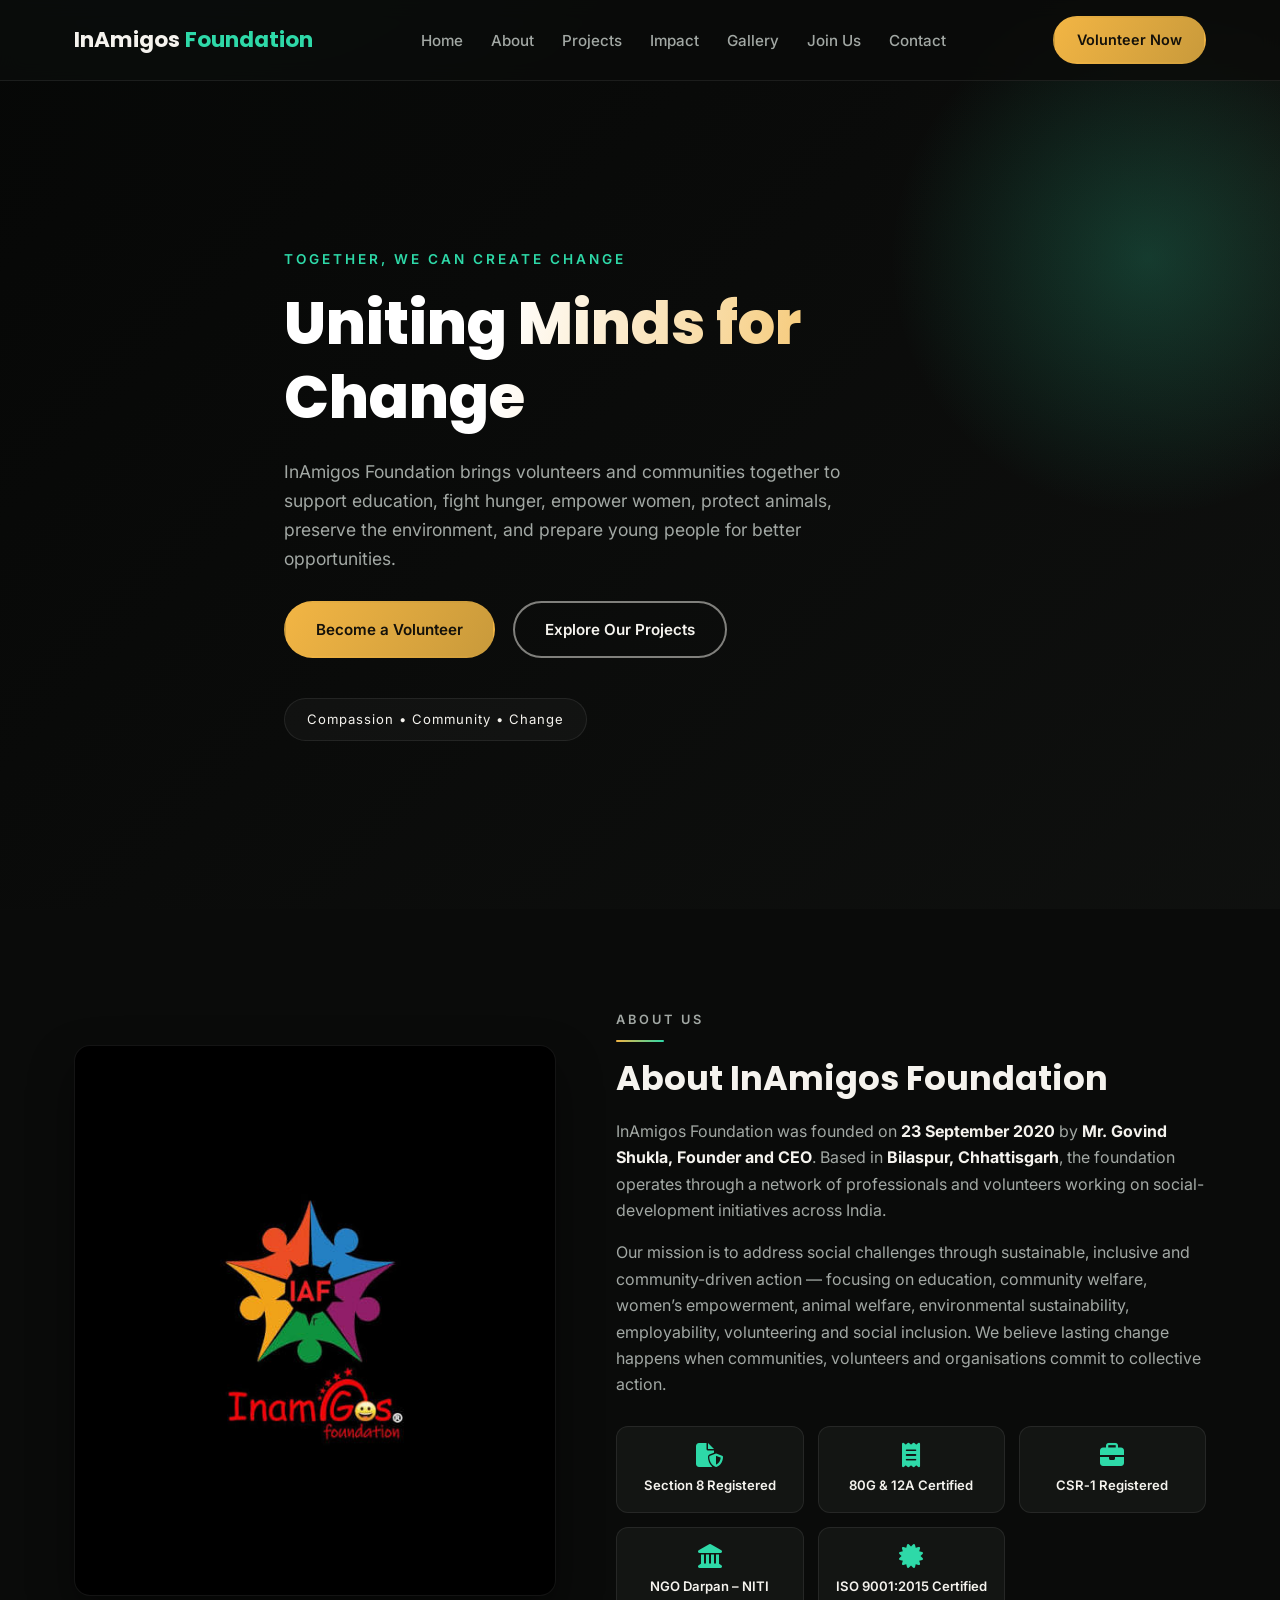
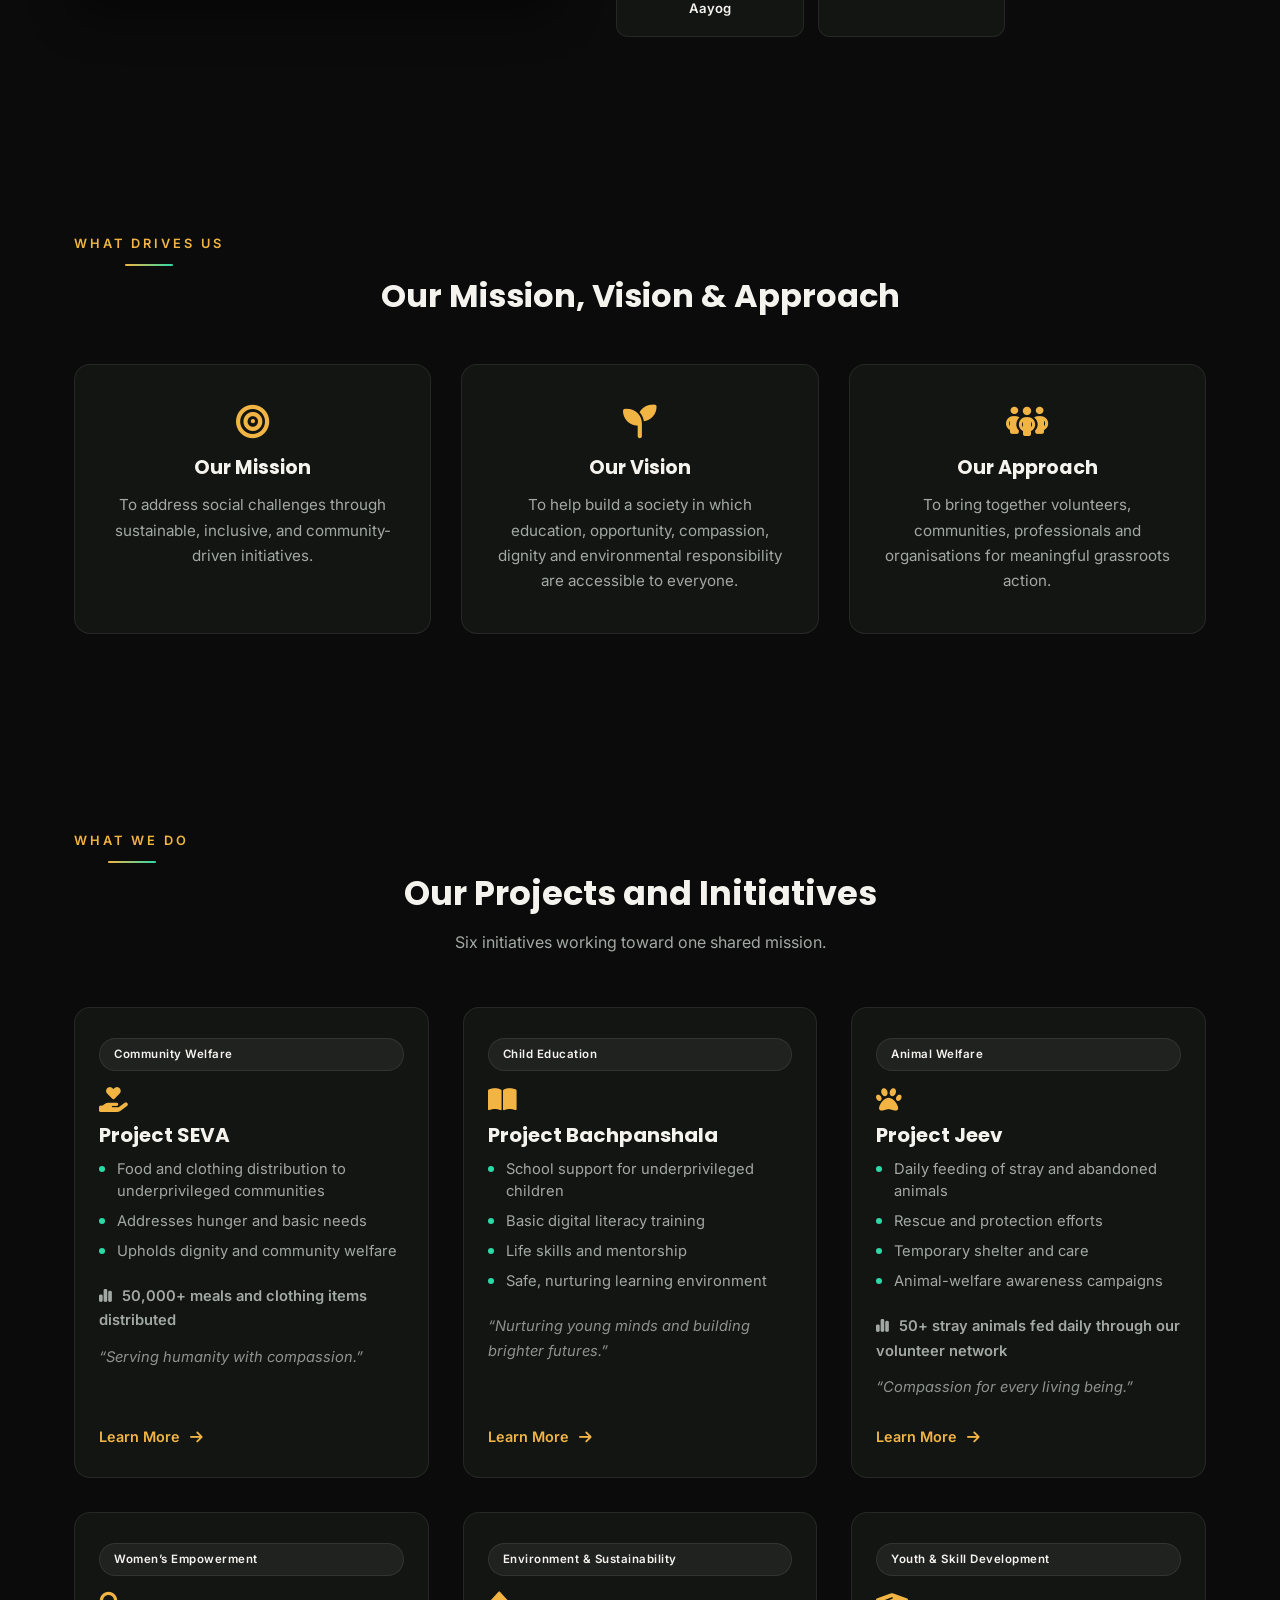
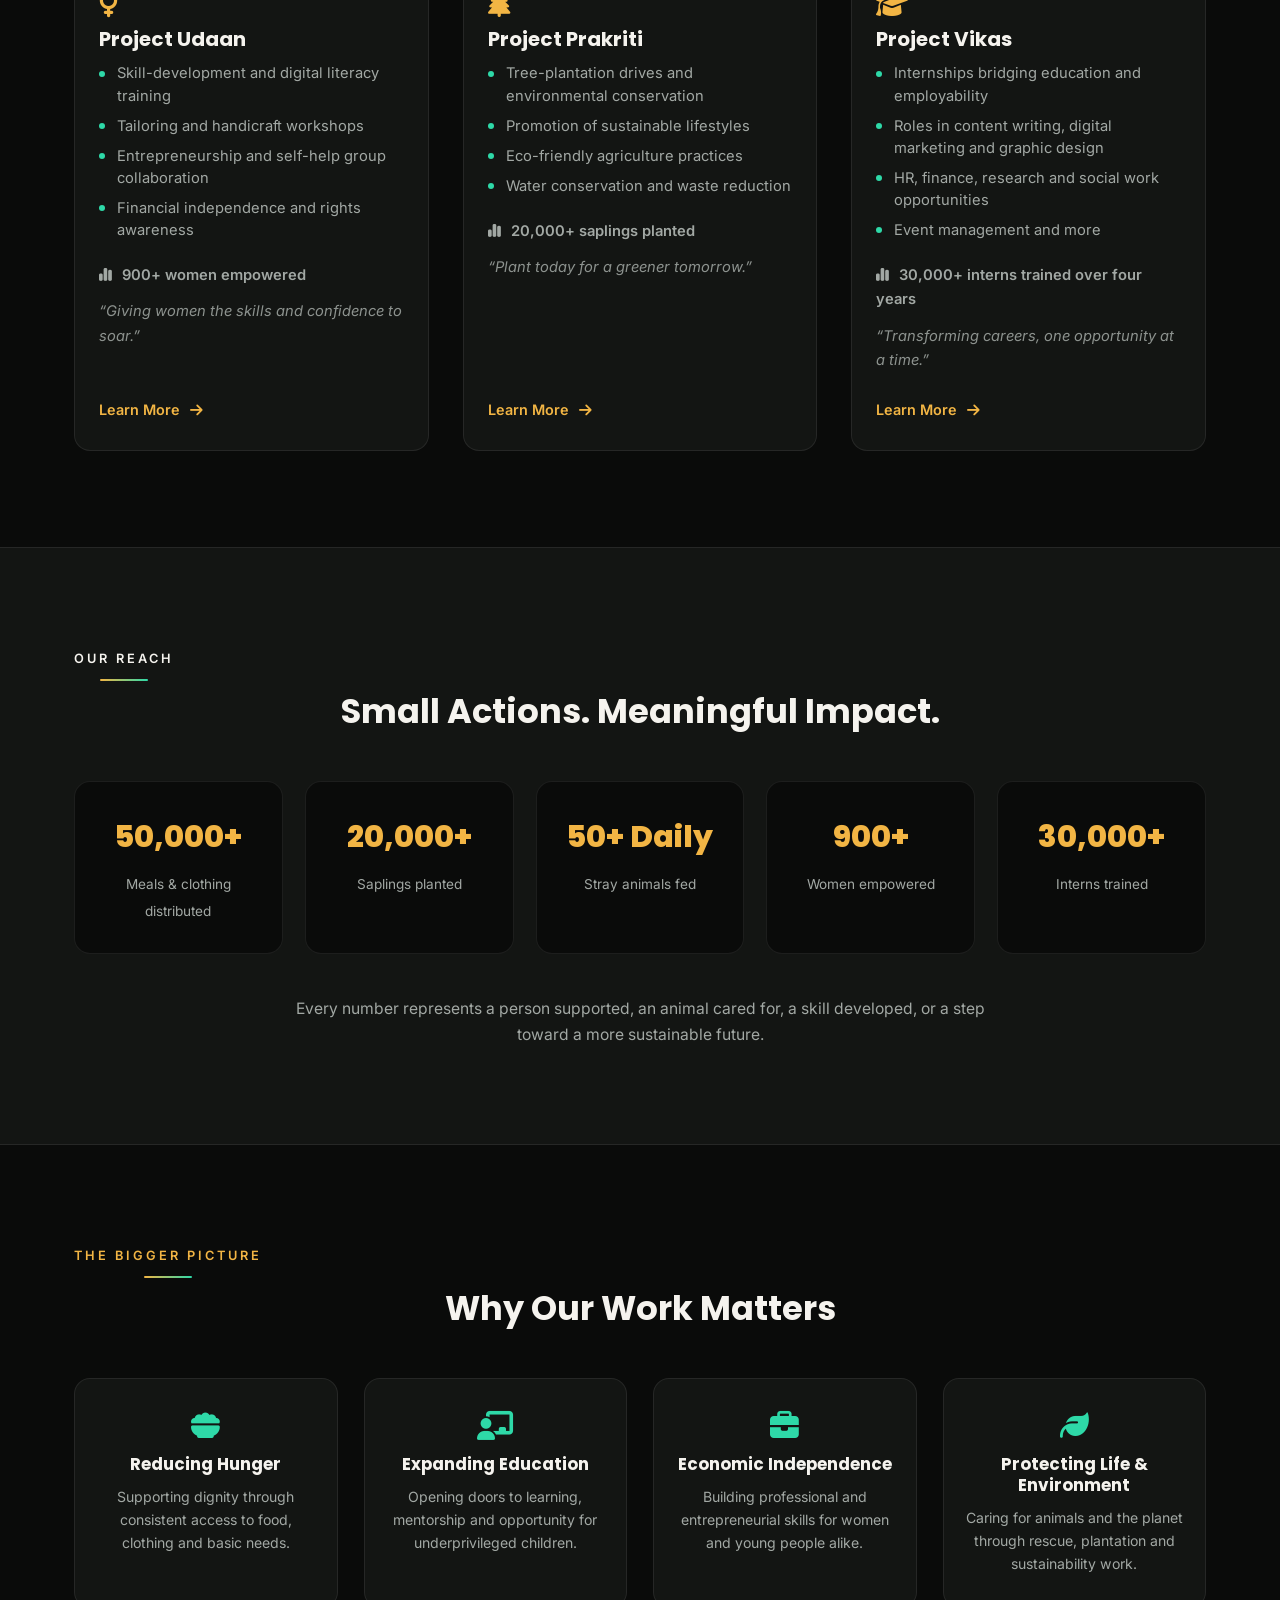
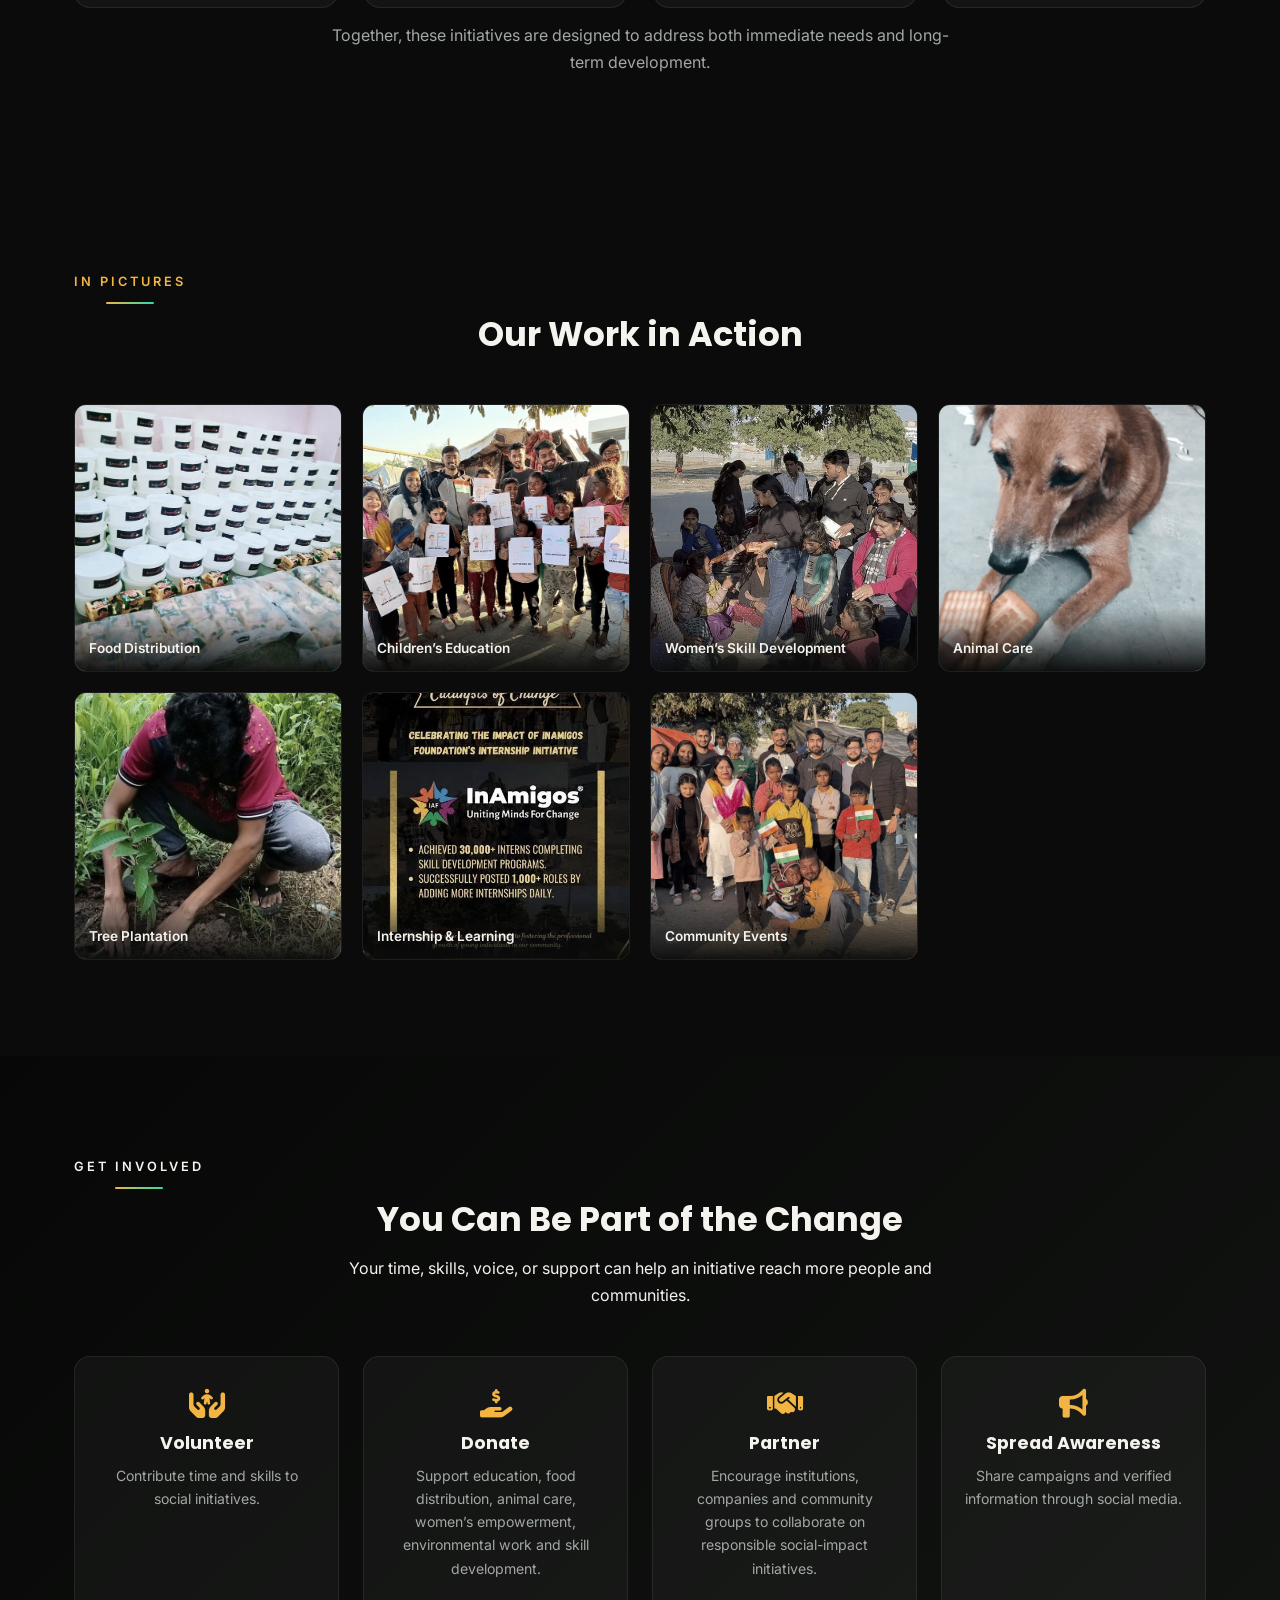
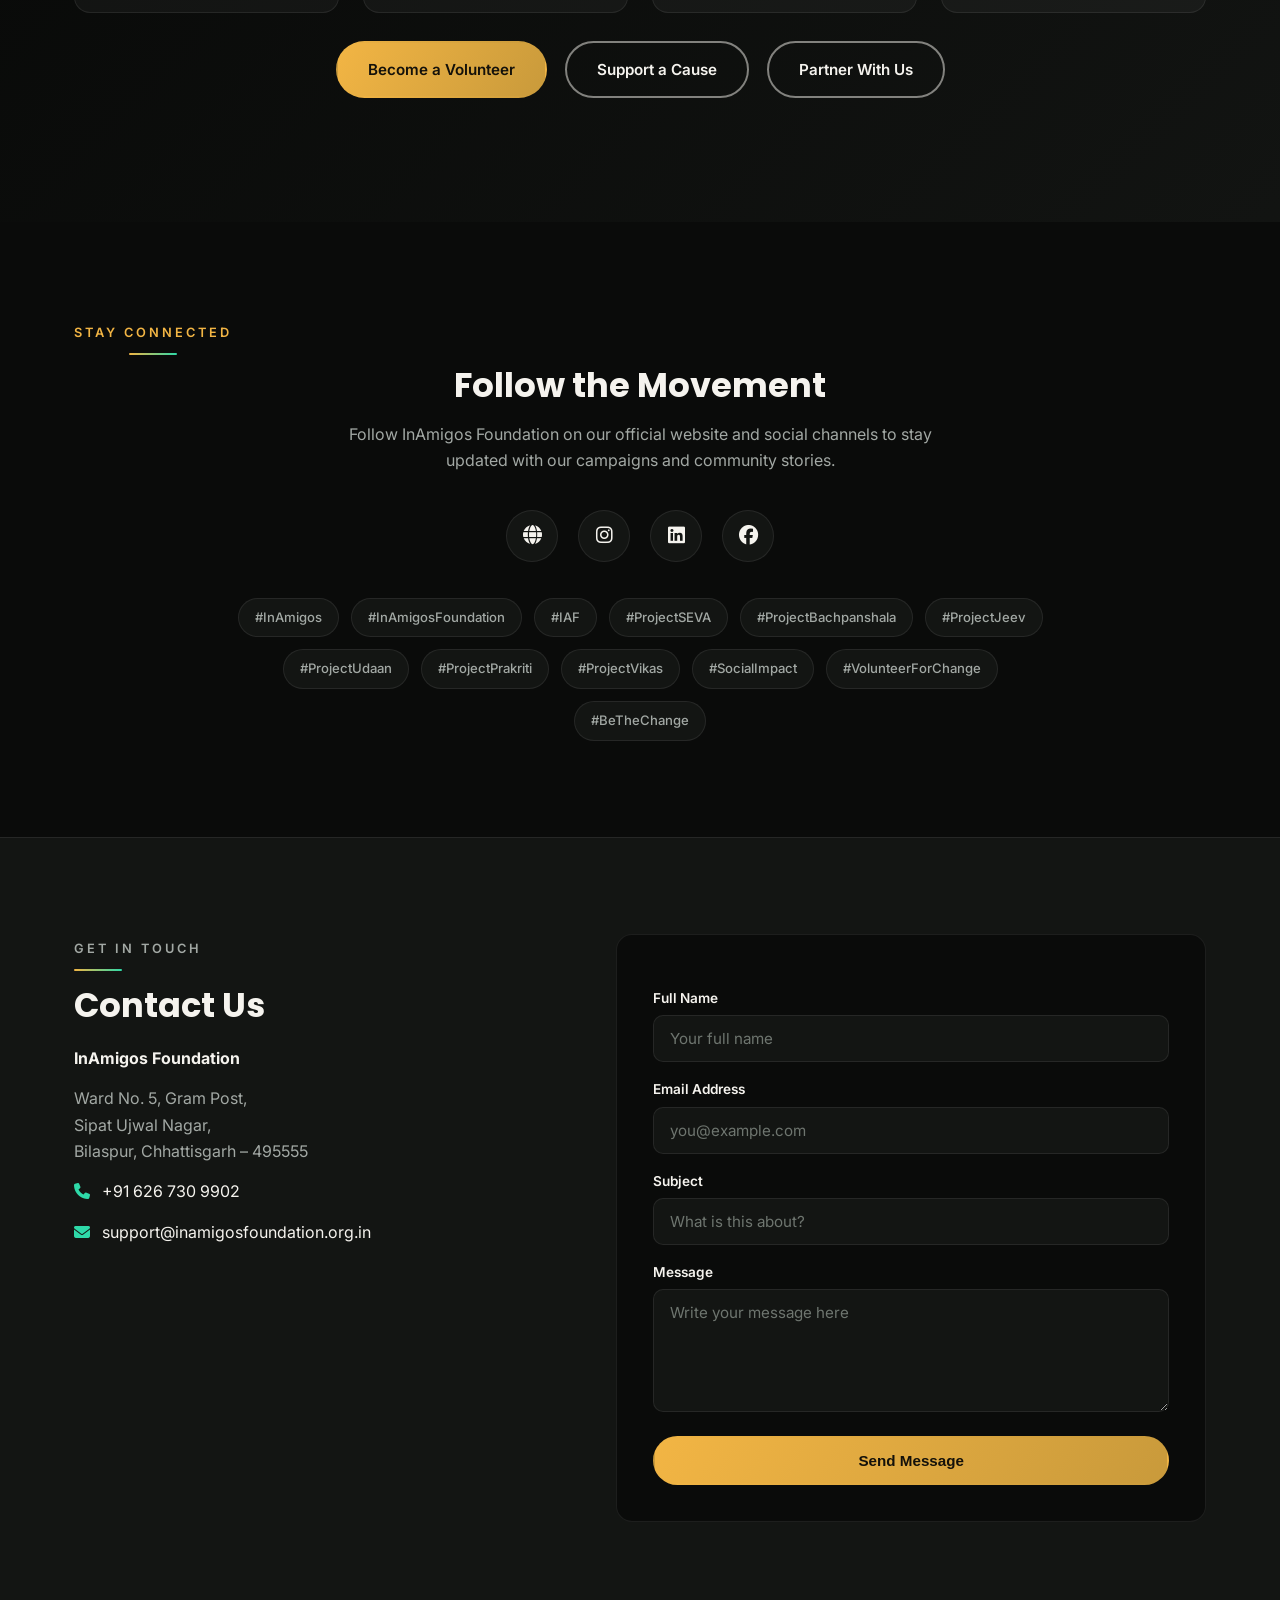
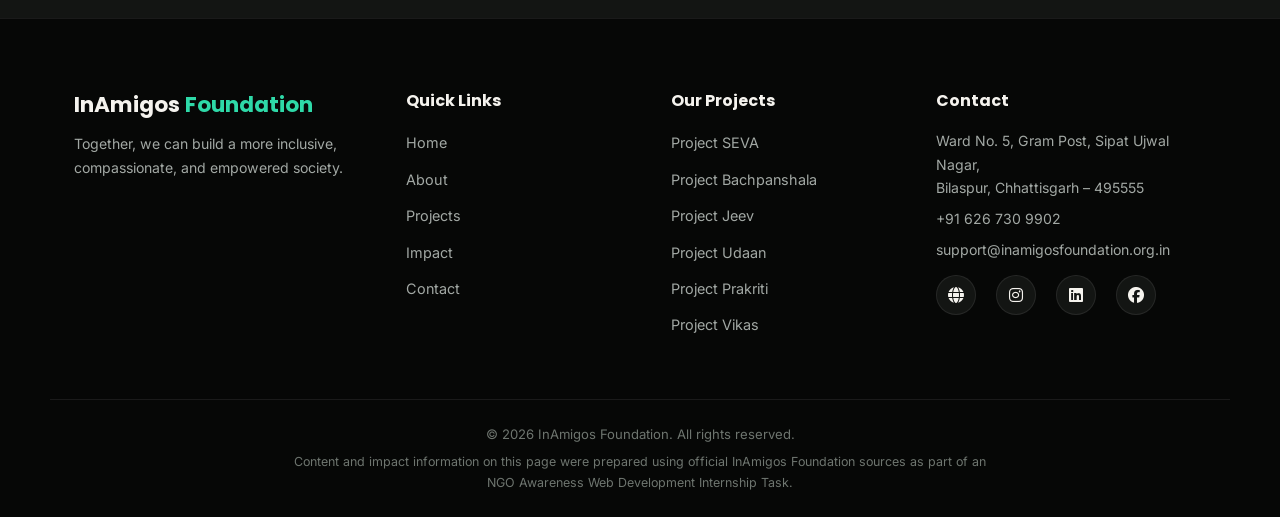
<file: TASK-1/index.html>
<!DOCTYPE html>
<html lang="en">
<head>
  <meta charset="UTF-8" />
  <meta name="viewport" content="width=device-width, initial-scale=1.0" />
  <title>InAmigos Foundation | Uniting Minds for Change</title>
  <meta name="description" content="InAmigos Foundation is a Bilaspur, Chhattisgarh based NGO working on education, women's empowerment, animal welfare, environment and youth employability." />

  <!-- ===== Google Fonts: Poppins (headings) + Inter (body text) ===== -->
  <link rel="preconnect" href="https://fonts.googleapis.com">
  <link rel="preconnect" href="https://fonts.gstatic.com" crossorigin>
  <link href="https://fonts.googleapis.com/css2?family=Poppins:wght@500;600;700;800&family=Inter:wght@400;500;600&display=swap" rel="stylesheet">

  <!-- ===== Font Awesome icons (CDN) ===== -->
  <link rel="stylesheet" href="https://cdnjs.cloudflare.com/ajax/libs/font-awesome/6.5.1/css/all.min.css" integrity="sha512-DTOQO9RWCH3ppGqcWaEA1BIZOC6xxalwEsw9c2QQeAIftl+Vegovlnee1c9QX4TctnWMn13TZye+giMm8e2LwA==" crossorigin="anonymous" referrerpolicy="no-referrer" />

  <!-- ===== Main stylesheet ===== -->
  <link rel="stylesheet" href="style.css" />
</head>
<body>

  <!-- =========================================================
       HEADER / NAVIGATION
       A sticky nav bar that stays visible while scrolling.
       Every link points to a section ID further down the page.
       ========================================================= -->
  <header class="site-header" id="top">
    <div class="container nav-inner">
      <a href="#top" class="logo">InAmigos <span>Foundation</span></a>

      <!-- On small screens this list simply wraps onto new lines
           because we are not using JavaScript for a hamburger menu. -->
      <nav class="main-nav" aria-label="Primary navigation">
        <ul>
          <li><a href="#top">Home</a></li>
          <li><a href="#about">About</a></li>
          <li><a href="#projects">Projects</a></li>
          <li><a href="#impact">Impact</a></li>
          <li><a href="#gallery">Gallery</a></li>
          <li><a href="#join">Join Us</a></li>
          <li><a href="#contact">Contact</a></li>
        </ul>
      </nav>

      <a href="#join" class="btn btn-accent nav-cta">Volunteer Now</a>
    </div>
  </header>

  <!-- =========================================================
       HERO SECTION
       ========================================================= -->
  <section class="hero" id="home">
    <!-- Replace hero-bg.jpg with an official InAmigos Foundation photo
         (community activity, volunteers, children, etc). Until then a
         royalty-free placeholder is used. -->
    <div class="hero-overlay"></div>
    <div class="container hero-content">
      <p class="eyebrow">Together, we can create change</p>
      <h1>Uniting Minds for Change</h1>
      <p class="hero-text">
        InAmigos Foundation brings volunteers and communities together to support education,
        fight hunger, empower women, protect animals, preserve the environment, and prepare
        young people for better opportunities.
      </p>
      <div class="hero-buttons">
        <a href="#join" class="btn btn-accent">Become a Volunteer</a>
        <a href="#projects" class="btn btn-outline">Explore Our Projects</a>
      </div>
      <p class="hero-badge">Compassion &bull; Community &bull; Change</p>
    </div>
  </section>

  <!-- =========================================================
       ABOUT SECTION
       ========================================================= -->
  <section class="about" id="about">
    <div class="container about-grid">

      <div class="about-image">
        <img src="images/inamigos-logo.jpg" alt="InAmigos Foundation logo" loading="lazy" />
      </div>

      <div class="about-text">
        <p class="section-label">About Us</p>
        <h2>About InAmigos Foundation</h2>
        <p>
          InAmigos Foundation was founded on <strong>23 September 2020</strong> by
          <strong>Mr. Govind Shukla, Founder and CEO</strong>. Based in
          <strong>Bilaspur, Chhattisgarh</strong>, the foundation operates through a network of
          professionals and volunteers working on social-development initiatives across India.
        </p>
        <p>
          Our mission is to address social challenges through sustainable, inclusive and
          community-driven action &mdash; focusing on education, community welfare, women&rsquo;s
          empowerment, animal welfare, environmental sustainability, employability, volunteering
          and social inclusion. We believe lasting change happens when communities, volunteers
          and organisations commit to collective action.
        </p>

        <!-- Credential badges -->
        <div class="badge-grid" aria-label="Registrations and certifications">
          <div class="badge-card"><i class="fa-solid fa-file-shield"></i><span>Section 8 Registered</span></div>
          <div class="badge-card"><i class="fa-solid fa-receipt"></i><span>80G &amp; 12A Certified</span></div>
          <div class="badge-card"><i class="fa-solid fa-briefcase"></i><span>CSR&#8209;1 Registered</span></div>
          <div class="badge-card"><i class="fa-solid fa-landmark"></i><span>NGO Darpan &ndash; NITI Aayog</span></div>
          <div class="badge-card"><i class="fa-solid fa-certificate"></i><span>ISO 9001:2015 Certified</span></div>
        </div>
      </div>

    </div>
  </section>

  <!-- =========================================================
       MISSION / VISION / APPROACH
       ========================================================= -->
  <section class="mission" id="mission">
    <div class="container">
      <p class="section-label center">What Drives Us</p>
      <h2 class="center">Our Mission, Vision &amp; Approach</h2>

      <div class="mission-grid">
        <div class="mission-card">
          <i class="fa-solid fa-bullseye"></i>
          <h3>Our Mission</h3>
          <p>To address social challenges through sustainable, inclusive, and community-driven initiatives.</p>
        </div>
        <div class="mission-card">
          <i class="fa-solid fa-seedling"></i>
          <h3>Our Vision</h3>
          <p>To help build a society in which education, opportunity, compassion, dignity and environmental responsibility are accessible to everyone.</p>
        </div>
        <div class="mission-card">
          <i class="fa-solid fa-people-group"></i>
          <h3>Our Approach</h3>
          <p>To bring together volunteers, communities, professionals and organisations for meaningful grassroots action.</p>
        </div>
      </div>
    </div>
  </section>

  <!-- =========================================================
       PROJECTS SECTION - six initiative cards
       ========================================================= -->
  <section class="projects" id="projects">
    <div class="container">
      <p class="section-label center">What We Do</p>
      <h2 class="center">Our Projects and Initiatives</h2>
      <p class="section-subtitle center">Six initiatives working toward one shared mission.</p>

      <div class="project-grid">

        <!-- Project 1: SEVA -->
        <article class="project-card">
          <div class="project-body">
            <span class="project-tag-inline">Community Welfare</span>
            <i class="fa-solid fa-hand-holding-heart project-icon"></i>
            <h3>Project SEVA</h3>
            <ul class="project-points">
              <li>Food and clothing distribution to underprivileged communities</li>
              <li>Addresses hunger and basic needs</li>
              <li>Upholds dignity and community welfare</li>
            </ul>
            <p class="project-impact"><i class="fa-solid fa-chart-simple"></i> 50,000+ meals and clothing items distributed</p>
            <p class="project-tagline">&ldquo;Serving humanity with compassion.&rdquo;</p>
            <a href="#contact" class="learn-more">Learn More <i class="fa-solid fa-arrow-right"></i></a>
          </div>
        </article>

        <!-- Project 2: BACHPANSHALA -->
        <article class="project-card">
          <div class="project-body">
            <span class="project-tag-inline">Child Education</span>
            <i class="fa-solid fa-book-open project-icon"></i>
            <h3>Project Bachpanshala</h3>
            <ul class="project-points">
              <li>School support for underprivileged children</li>
              <li>Basic digital literacy training</li>
              <li>Life skills and mentorship</li>
              <li>Safe, nurturing learning environment</li>
            </ul>
            <p class="project-tagline">&ldquo;Nurturing young minds and building brighter futures.&rdquo;</p>
            <a href="#contact" class="learn-more">Learn More <i class="fa-solid fa-arrow-right"></i></a>
          </div>
        </article>

        <!-- Project 3: JEEV -->
        <article class="project-card">
          <div class="project-body">
            <span class="project-tag-inline">Animal Welfare</span>
            <i class="fa-solid fa-paw project-icon"></i>
            <h3>Project Jeev</h3>
            <ul class="project-points">
              <li>Daily feeding of stray and abandoned animals</li>
              <li>Rescue and protection efforts</li>
              <li>Temporary shelter and care</li>
              <li>Animal-welfare awareness campaigns</li>
            </ul>
            <p class="project-impact"><i class="fa-solid fa-chart-simple"></i> 50+ stray animals fed daily through our volunteer network</p>
            <p class="project-tagline">&ldquo;Compassion for every living being.&rdquo;</p>
            <a href="#contact" class="learn-more">Learn More <i class="fa-solid fa-arrow-right"></i></a>
          </div>
        </article>

        <!-- Project 4: UDAAN -->
        <article class="project-card">
          <div class="project-body">
            <span class="project-tag-inline">Women&rsquo;s Empowerment</span>
            <i class="fa-solid fa-venus project-icon"></i>
            <h3>Project Udaan</h3>
            <ul class="project-points">
              <li>Skill-development and digital literacy training</li>
              <li>Tailoring and handicraft workshops</li>
              <li>Entrepreneurship and self-help group collaboration</li>
              <li>Financial independence and rights awareness</li>
            </ul>
            <p class="project-impact"><i class="fa-solid fa-chart-simple"></i> 900+ women empowered</p>
            <p class="project-tagline">&ldquo;Giving women the skills and confidence to soar.&rdquo;</p>
            <a href="#contact" class="learn-more">Learn More <i class="fa-solid fa-arrow-right"></i></a>
          </div>
        </article>

        <!-- Project 5: PRAKRITI -->
        <article class="project-card">
          <div class="project-body">
            <span class="project-tag-inline">Environment &amp; Sustainability</span>
            <i class="fa-solid fa-tree project-icon"></i>
            <h3>Project Prakriti</h3>
            <ul class="project-points">
              <li>Tree-plantation drives and environmental conservation</li>
              <li>Promotion of sustainable lifestyles</li>
              <li>Eco-friendly agriculture practices</li>
              <li>Water conservation and waste reduction</li>
            </ul>
            <p class="project-impact"><i class="fa-solid fa-chart-simple"></i> 20,000+ saplings planted</p>
            <p class="project-tagline">&ldquo;Plant today for a greener tomorrow.&rdquo;</p>
            <a href="#contact" class="learn-more">Learn More <i class="fa-solid fa-arrow-right"></i></a>
          </div>
        </article>

        <!-- Project 6: VIKAS -->
        <article class="project-card">
          <div class="project-body">
            <span class="project-tag-inline">Youth &amp; Skill Development</span>
            <i class="fa-solid fa-graduation-cap project-icon"></i>
            <h3>Project Vikas</h3>
            <ul class="project-points">
              <li>Internships bridging education and employability</li>
              <li>Roles in content writing, digital marketing and graphic design</li>
              <li>HR, finance, research and social work opportunities</li>
              <li>Event management and more</li>
            </ul>
            <p class="project-impact"><i class="fa-solid fa-chart-simple"></i> 30,000+ interns trained over four years</p>
            <p class="project-tagline">&ldquo;Transforming careers, one opportunity at a time.&rdquo;</p>
            <a href="#contact" class="learn-more">Learn More <i class="fa-solid fa-arrow-right"></i></a>
          </div>
        </article>

      </div>
    </div>
  </section>

  <!-- =========================================================
       SOCIAL IMPACT / STATISTICS SECTION
       ========================================================= -->
  <section class="impact" id="impact">
    <div class="container">
      <p class="section-label center light">Our Reach</p>
      <h2 class="center light">Small Actions. Meaningful Impact.</h2>

      <div class="impact-grid">
        <div class="impact-card">
          <span class="impact-number">50,000+</span>
          <span class="impact-label">Meals &amp; clothing distributed</span>
        </div>
        <div class="impact-card">
          <span class="impact-number">20,000+</span>
          <span class="impact-label">Saplings planted</span>
        </div>
        <div class="impact-card">
          <span class="impact-number">50+ Daily</span>
          <span class="impact-label">Stray animals fed</span>
        </div>
        <div class="impact-card">
          <span class="impact-number">900+</span>
          <span class="impact-label">Women empowered</span>
        </div>
        <div class="impact-card">
          <span class="impact-number">30,000+</span>
          <span class="impact-label">Interns trained</span>
        </div>
      </div>

      <p class="impact-note">
        Every number represents a person supported, an animal cared for, a skill developed,
        or a step toward a more sustainable future.
      </p>
    </div>
  </section>

  <!-- =========================================================
       WHY OUR WORK MATTERS
       ========================================================= -->
  <section class="why-matters" id="why">
    <div class="container">
      <p class="section-label center">The Bigger Picture</p>
      <h2 class="center">Why Our Work Matters</h2>

      <div class="why-grid">
        <div class="why-card">
          <i class="fa-solid fa-bowl-food"></i>
          <h3>Reducing Hunger</h3>
          <p>Supporting dignity through consistent access to food, clothing and basic needs.</p>
        </div>
        <div class="why-card">
          <i class="fa-solid fa-chalkboard-user"></i>
          <h3>Expanding Education</h3>
          <p>Opening doors to learning, mentorship and opportunity for underprivileged children.</p>
        </div>
        <div class="why-card">
          <i class="fa-solid fa-briefcase"></i>
          <h3>Economic Independence</h3>
          <p>Building professional and entrepreneurial skills for women and young people alike.</p>
        </div>
        <div class="why-card">
          <i class="fa-solid fa-leaf"></i>
          <h3>Protecting Life &amp; Environment</h3>
          <p>Caring for animals and the planet through rescue, plantation and sustainability work.</p>
        </div>
      </div>

      <p class="section-subtitle center">
        Together, these initiatives are designed to address both immediate needs and long-term development.
      </p>
    </div>
  </section>

  <!-- =========================================================
       GALLERY SECTION
       Note: replace picsum placeholder images below with official
       photographs from the InAmigos Foundation website / Instagram /
       Facebook / LinkedIn once permission and image links are confirmed.
       ========================================================= -->
  <section class="gallery" id="gallery">
    <div class="container">
      <p class="section-label center">In Pictures</p>
      <h2 class="center">Our Work in Action</h2>

      <div class="gallery-grid">
        <figure class="gallery-item">
          <img src="images/gallery-food.jpg" alt="Food distribution drive by InAmigos Foundation volunteers" loading="lazy" />
          <figcaption>Food Distribution</figcaption>
        </figure>
        <figure class="gallery-item">
          <img src="images/gallery-education.jpg" alt="Children attending an education support session" loading="lazy" />
          <figcaption>Children&rsquo;s Education</figcaption>
        </figure>
        <figure class="gallery-item">
          <img src="images/gallery-women.jpg" alt="Women learning tailoring and handicraft skills" loading="lazy" />
          <figcaption>Women&rsquo;s Skill Development</figcaption>
        </figure>
        <figure class="gallery-item">
          <img src="images/gallery-animals.jpg" alt="Volunteers feeding and caring for stray animals" loading="lazy" />
          <figcaption>Animal Care</figcaption>
        </figure>
        <figure class="gallery-item">
          <img src="images/gallery-plantation.jpg" alt="Volunteers planting saplings during a tree plantation drive" loading="lazy" />
          <figcaption>Tree Plantation</figcaption>
        </figure>
        <figure class="gallery-item">
          <img src="images/gallery-internship.jpg" alt="Interns participating in an online skill development session" loading="lazy" />
          <figcaption>Internship &amp; Learning</figcaption>
        </figure>
        <figure class="gallery-item">
          <img src="images/gallery-community.jpg" alt="Community members gathered at an InAmigos Foundation event" loading="lazy" />
          <figcaption>Community Events</figcaption>
        </figure>
      </div>
    </div>
  </section>

  <!-- =========================================================
       GET INVOLVED / CALL TO ACTION
       ========================================================= -->
  <section class="get-involved" id="join">
    <div class="get-involved-overlay"></div>
    <div class="container">
      <p class="section-label center light">Get Involved</p>
      <h2 class="center light">You Can Be Part of the Change</h2>
      <p class="section-subtitle center light">
        Your time, skills, voice, or support can help an initiative reach more people and communities.
      </p>

      <div class="involve-grid">
        <div class="involve-card">
          <i class="fa-solid fa-hands-holding-child"></i>
          <h3>Volunteer</h3>
          <p>Contribute time and skills to social initiatives.</p>
        </div>
        <div class="involve-card">
          <i class="fa-solid fa-hand-holding-dollar"></i>
          <h3>Donate</h3>
          <p>Support education, food distribution, animal care, women&rsquo;s empowerment, environmental work and skill development.</p>
        </div>
        <div class="involve-card">
          <i class="fa-solid fa-handshake"></i>
          <h3>Partner</h3>
          <p>Encourage institutions, companies and community groups to collaborate on responsible social-impact initiatives.</p>
        </div>
        <div class="involve-card">
          <i class="fa-solid fa-bullhorn"></i>
          <h3>Spread Awareness</h3>
          <p>Share campaigns and verified information through social media.</p>
        </div>
      </div>

      <div class="hero-buttons center">
        <!-- TODO: replace href="#" with the official verified volunteer / donation / partnership pages -->
        <a href="#" class="btn btn-accent">Become a Volunteer</a>
        <a href="#" class="btn btn-outline-light">Support a Cause</a>
        <a href="#" class="btn btn-outline-light">Partner With Us</a>
      </div>
    </div>
  </section>

  <!-- =========================================================
       SOCIAL MEDIA / FOLLOW THE MOVEMENT
       ========================================================= -->
  <section class="social" id="follow">
    <div class="container">
      <p class="section-label center">Stay Connected</p>
      <h2 class="center">Follow the Movement</h2>
      <p class="section-subtitle center">
        Follow InAmigos Foundation on our official website and social channels to stay updated
        with our campaigns and community stories.
      </p>

      <div class="social-icons">
        <!-- TODO: replace href="#" with verified official profile links -->
        <a href="#" aria-label="InAmigos Foundation official website"><i class="fa-solid fa-globe"></i></a>
        <a href="#" aria-label="InAmigos Foundation on Instagram"><i class="fa-brands fa-instagram"></i></a>
        <a href="#" aria-label="InAmigos Foundation on LinkedIn"><i class="fa-brands fa-linkedin"></i></a>
        <a href="#" aria-label="InAmigos Foundation on Facebook"><i class="fa-brands fa-facebook"></i></a>
      </div>

      <div class="hashtags">
        <span>#InAmigos</span>
        <span>#InAmigosFoundation</span>
        <span>#IAF</span>
        <span>#ProjectSEVA</span>
        <span>#ProjectBachpanshala</span>
        <span>#ProjectJeev</span>
        <span>#ProjectUdaan</span>
        <span>#ProjectPrakriti</span>
        <span>#ProjectVikas</span>
        <span>#SocialImpact</span>
        <span>#VolunteerForChange</span>
        <span>#BeTheChange</span>
      </div>
    </div>
  </section>

  <!-- =========================================================
       CONTACT SECTION
       ========================================================= -->
  <section class="contact" id="contact">
    <div class="container contact-grid">

      <div class="contact-info">
        <p class="section-label">Get in Touch</p>
        <h2>Contact Us</h2>
        <p><strong>InAmigos Foundation</strong></p>
        <address>
          Ward No. 5, Gram Post,<br />
          Sipat Ujwal Nagar,<br />
          Bilaspur, Chhattisgarh &ndash; 495555
        </address>
        <p><i class="fa-solid fa-phone"></i> <a href="tel:+916267309902">+91 626 730 9902</a></p>
        <p><i class="fa-solid fa-envelope"></i> <a href="mailto:support@inamigosfoundation.org.in">support@inamigosfoundation.org.in</a></p>
      </div>

      <!-- Contact form: no backend/JavaScript is used in this project.
           A backend (e.g. a form-handling service, PHP script, or serverless
           function) needs to be connected to action="#" for real submissions. -->
      <form class="contact-form" action="#" method="POST">
        <label for="name">Full Name</label>
        <input type="text" id="name" name="name" placeholder="Your full name" required />

        <label for="email">Email Address</label>
        <input type="email" id="email" name="email" placeholder="you@example.com" required />

        <label for="subject">Subject</label>
        <input type="text" id="subject" name="subject" placeholder="What is this about?" required />

        <label for="message">Message</label>
        <textarea id="message" name="message" rows="5" placeholder="Write your message here" required></textarea>

        <button type="submit" class="btn btn-accent full-width">Send Message</button>
      </form>

    </div>
  </section>

  <!-- =========================================================
       FOOTER
       ========================================================= -->
  <footer class="site-footer">
    <div class="container footer-grid">

      <div class="footer-col">
        <h3 class="logo footer-logo">InAmigos <span>Foundation</span></h3>
        <p>Together, we can build a more inclusive, compassionate, and empowered society.</p>
      </div>

      <div class="footer-col">
        <h4>Quick Links</h4>
        <ul>
          <li><a href="#top">Home</a></li>
          <li><a href="#about">About</a></li>
          <li><a href="#projects">Projects</a></li>
          <li><a href="#impact">Impact</a></li>
          <li><a href="#contact">Contact</a></li>
        </ul>
      </div>

      <div class="footer-col">
        <h4>Our Projects</h4>
        <ul>
          <li><a href="#projects">Project SEVA</a></li>
          <li><a href="#projects">Project Bachpanshala</a></li>
          <li><a href="#projects">Project Jeev</a></li>
          <li><a href="#projects">Project Udaan</a></li>
          <li><a href="#projects">Project Prakriti</a></li>
          <li><a href="#projects">Project Vikas</a></li>
        </ul>
      </div>

      <div class="footer-col">
        <h4>Contact</h4>
        <p>Ward No. 5, Gram Post, Sipat Ujwal Nagar,<br />Bilaspur, Chhattisgarh &ndash; 495555</p>
        <p>+91 626 730 9902</p>
        <p>support@inamigosfoundation.org.in</p>
        <div class="social-icons footer-icons">
          <a href="#" aria-label="Website"><i class="fa-solid fa-globe"></i></a>
          <a href="#" aria-label="Instagram"><i class="fa-brands fa-instagram"></i></a>
          <a href="#" aria-label="LinkedIn"><i class="fa-brands fa-linkedin"></i></a>
          <a href="#" aria-label="Facebook"><i class="fa-brands fa-facebook"></i></a>
        </div>
      </div>

    </div>

    <div class="footer-bottom">
      <p>&copy; <span id="year">2026</span> InAmigos Foundation. All rights reserved.</p>
      <p class="disclaimer">Content and impact information on this page were prepared using official InAmigos Foundation sources as part of an NGO Awareness Web Development Internship Task.</p>
    </div>
  </footer>

</body>
</html>
</file>
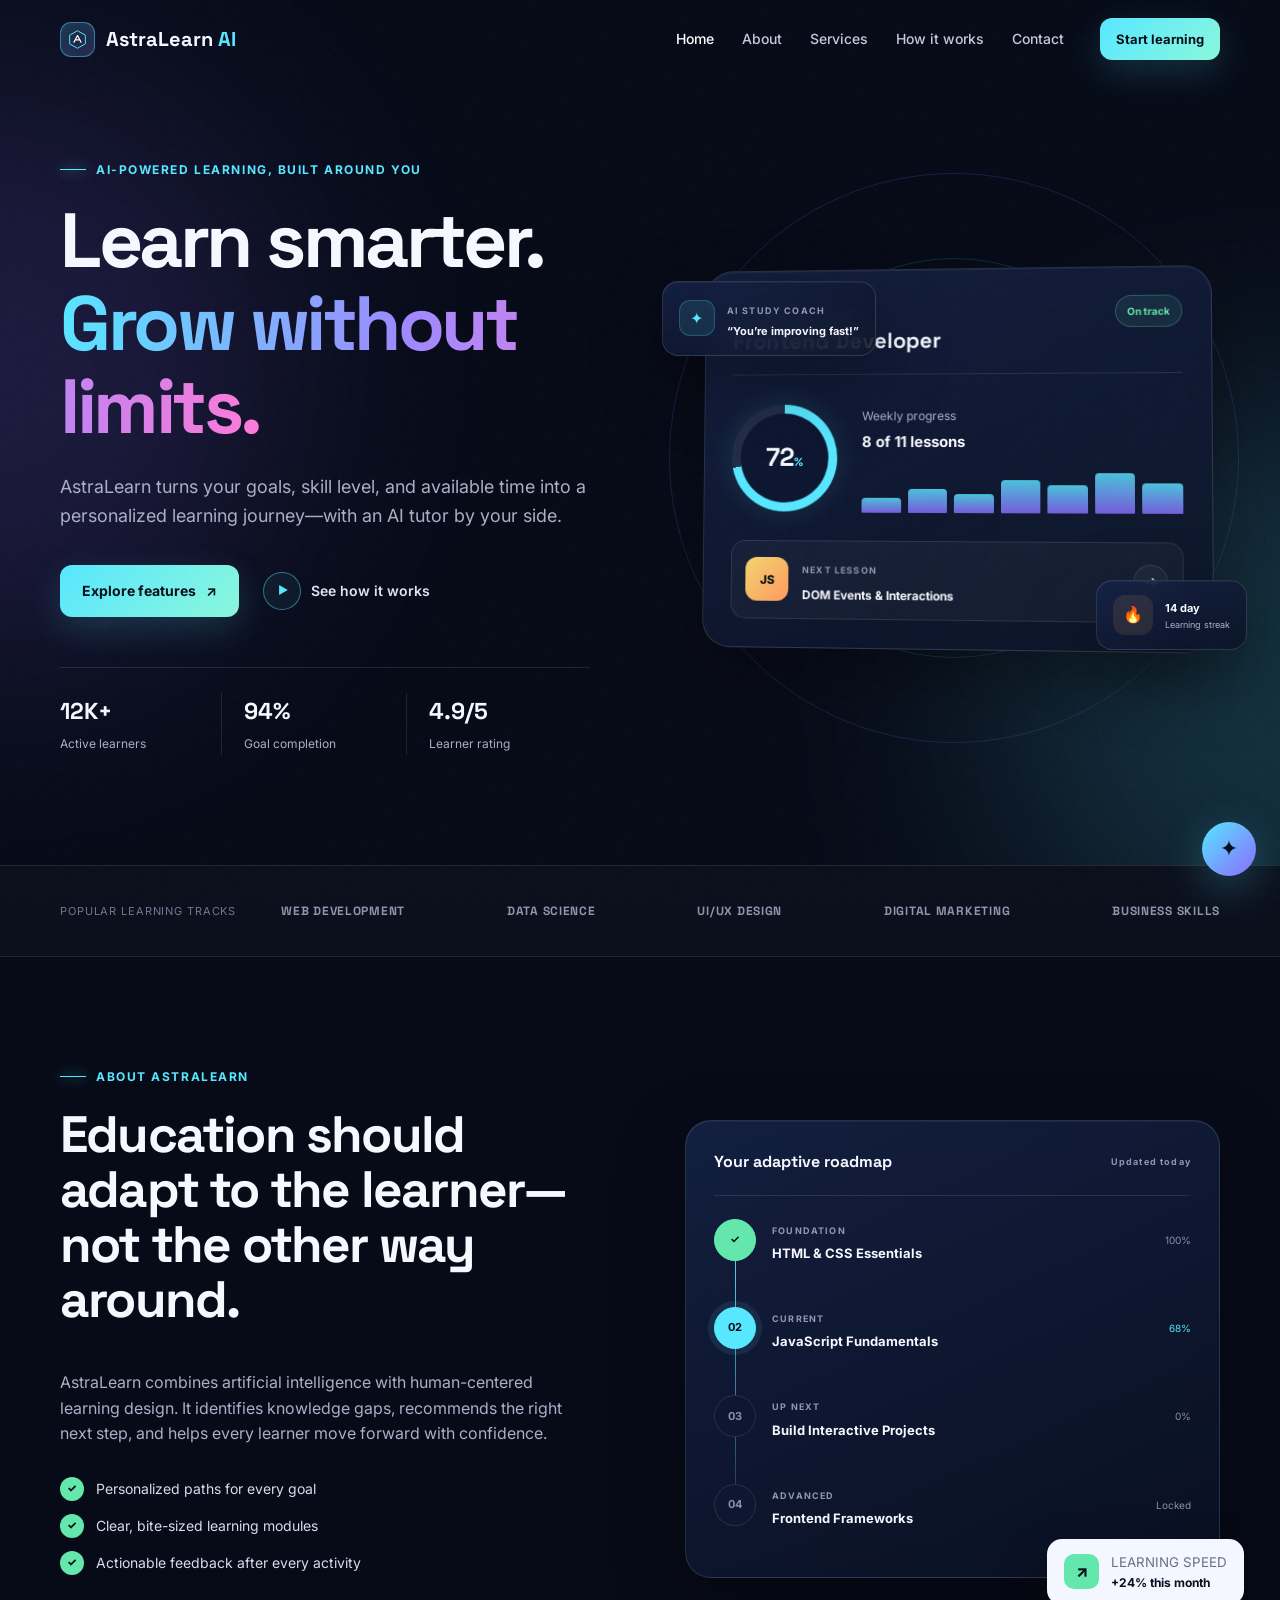
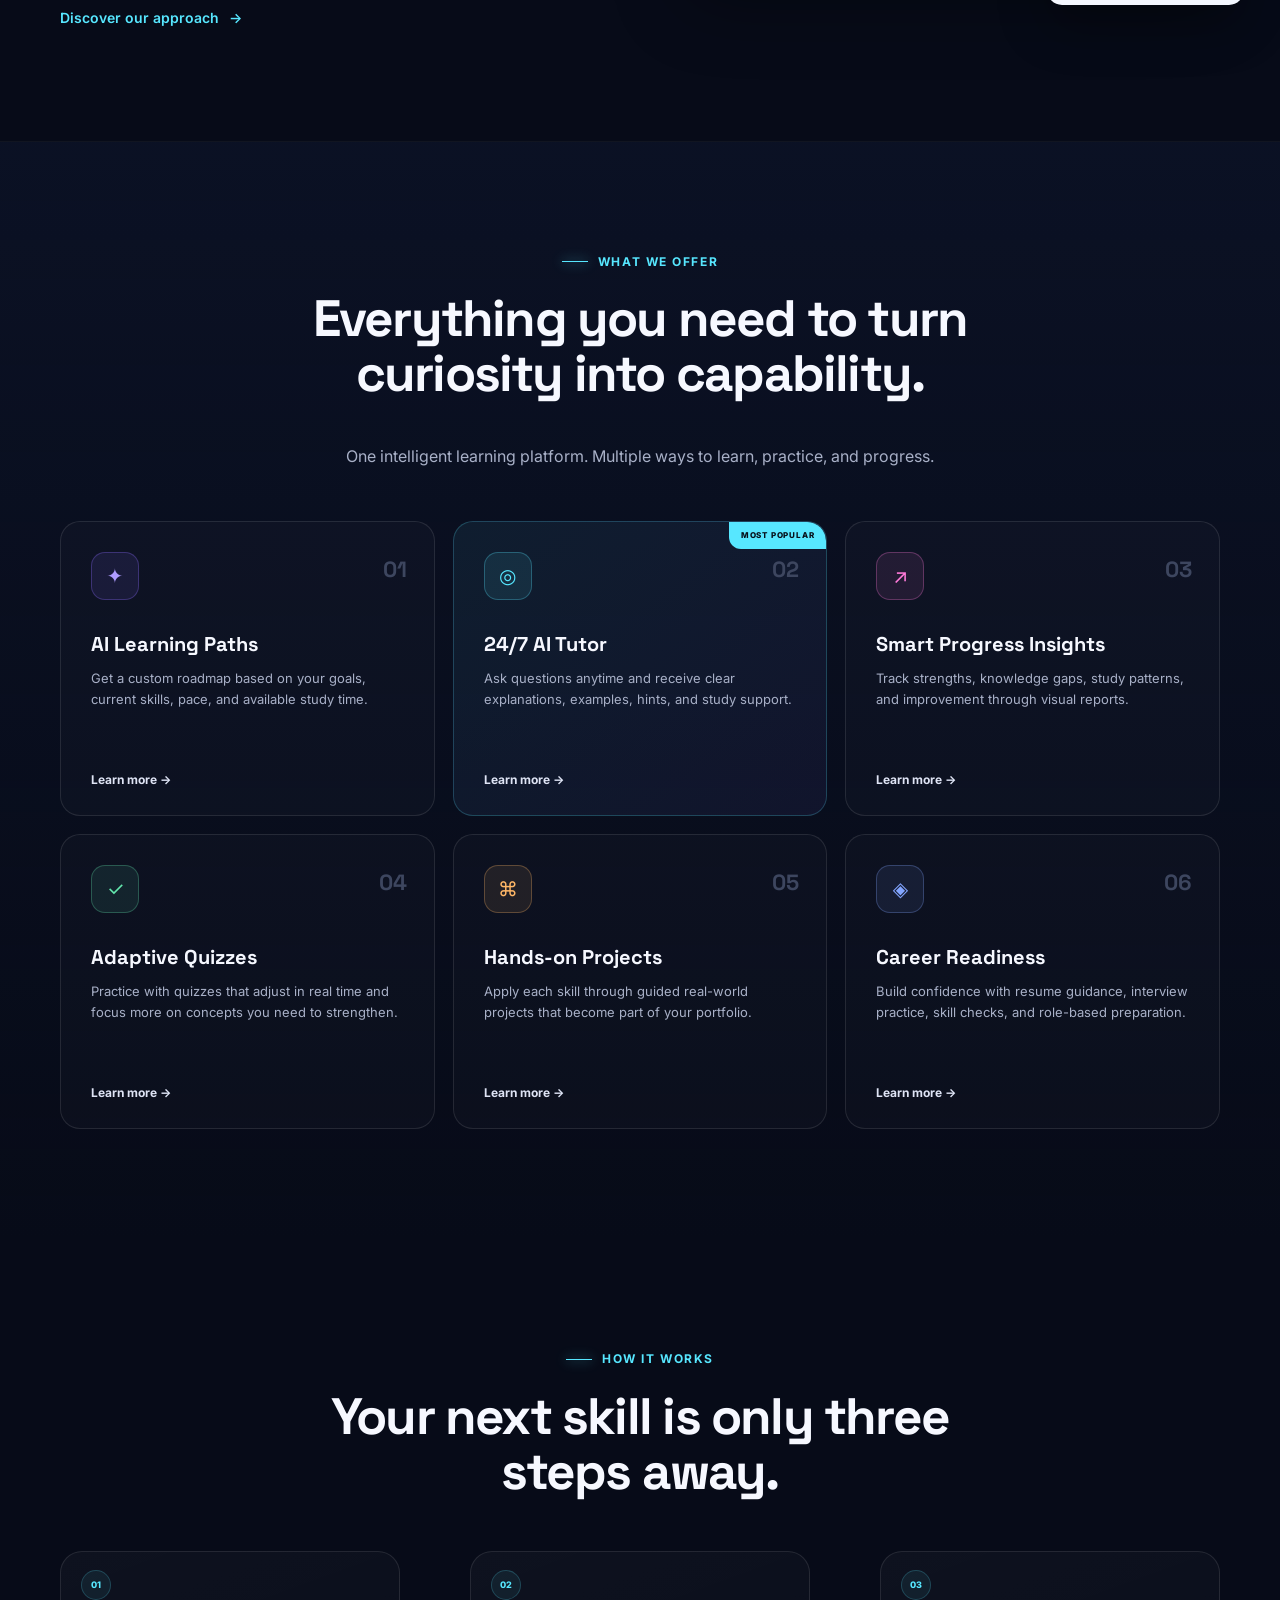
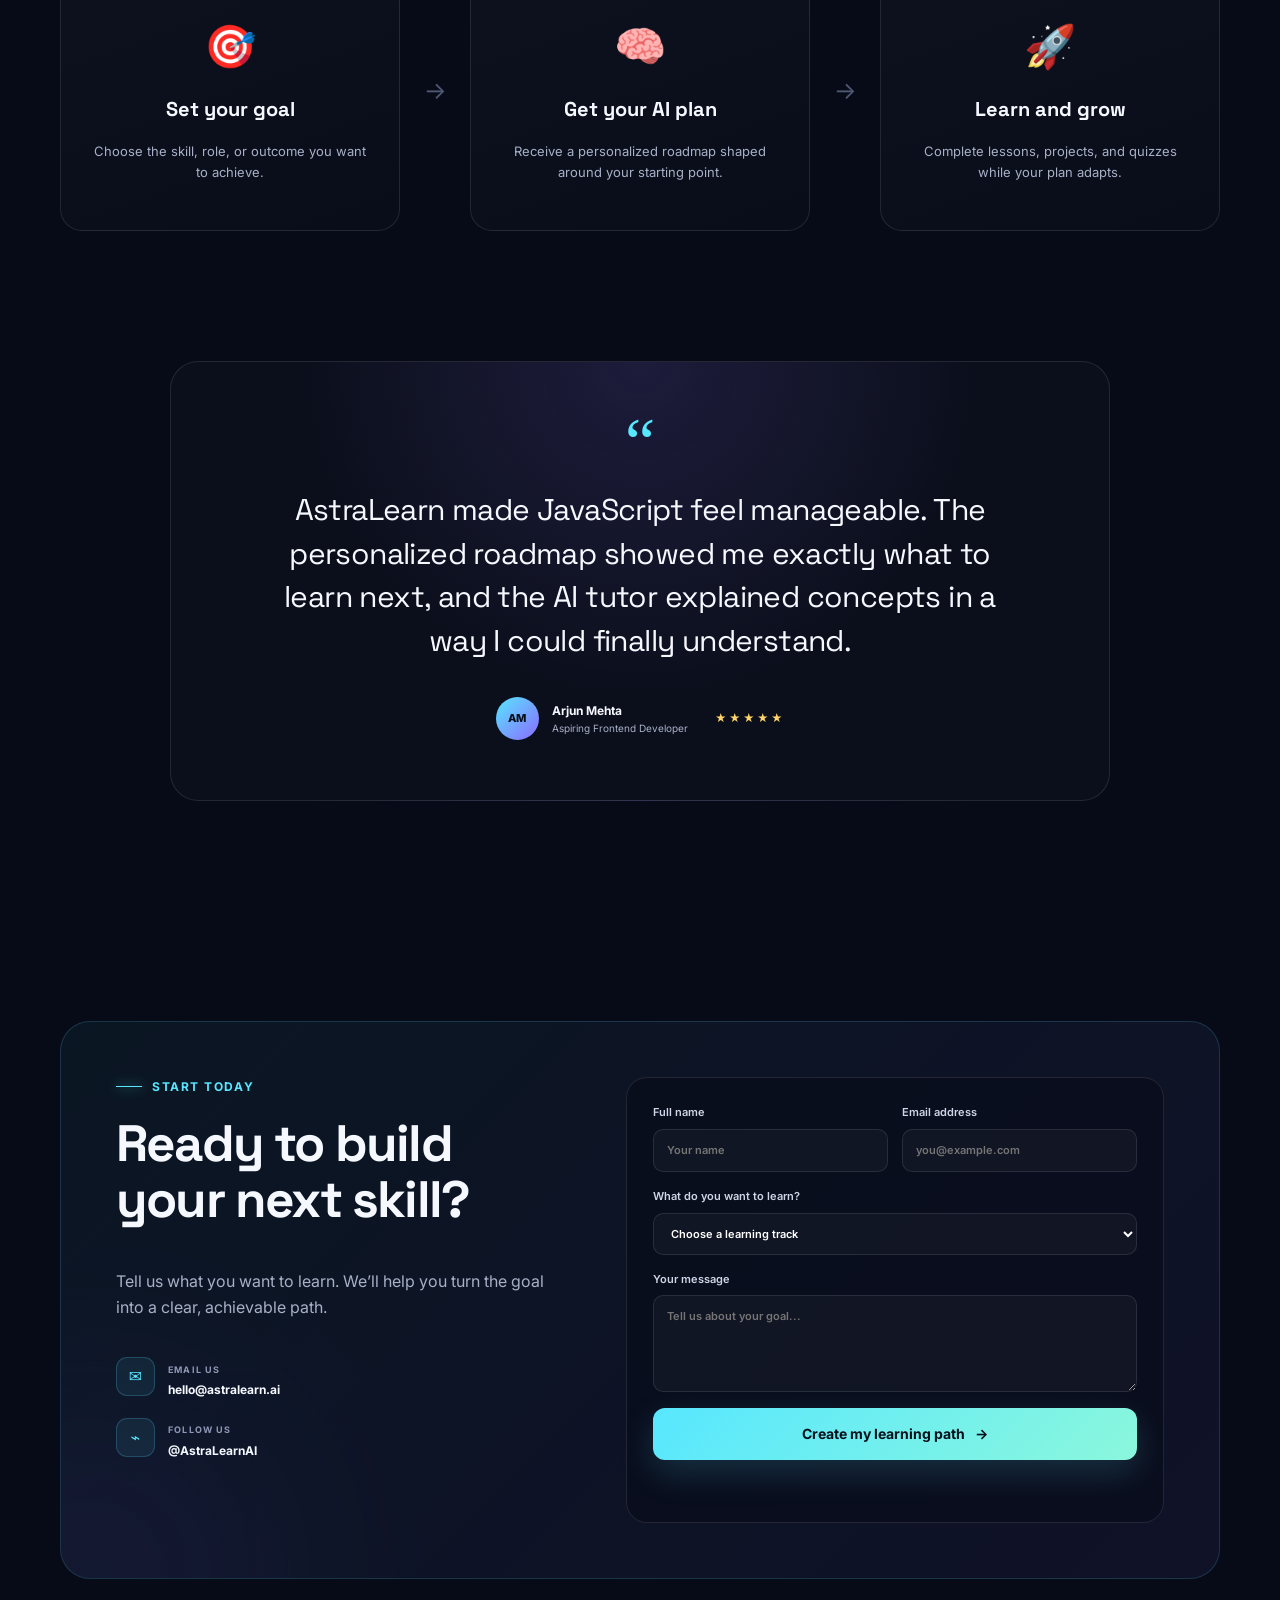
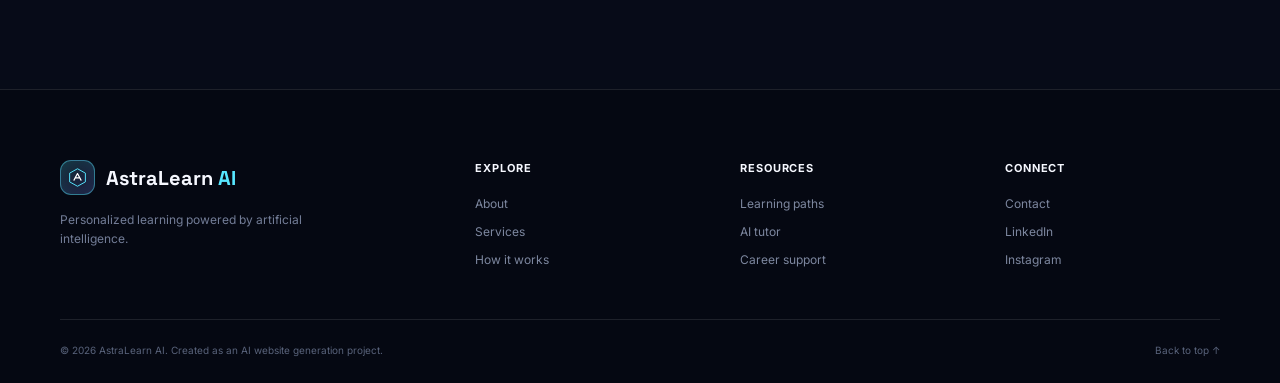
<file: Task-3/Task3_AI_Website_AstraLearn/index.html>
<!DOCTYPE html>
<html lang="en">
<head>
  <meta charset="UTF-8" />
  <meta name="viewport" content="width=device-width, initial-scale=1.0" />
  <meta name="description" content="AstraLearn AI is an AI-powered learning platform that creates personalized learning paths, smart quizzes, and progress insights." />
  <meta name="theme-color" content="#070b18" />
  <title>AstraLearn AI — Learn Smarter, Grow Faster</title>
  <link rel="preconnect" href="https://fonts.googleapis.com" />
  <link rel="preconnect" href="https://fonts.gstatic.com" crossorigin />
  <link href="https://fonts.googleapis.com/css2?family=Inter:wght@400;500;600;700;800&family=Space+Grotesk:wght@600;700&display=swap" rel="stylesheet" />
  <link rel="stylesheet" href="style.css" />
</head>
<body>
  <div class="page-noise" aria-hidden="true"></div>

  <header class="site-header" id="top">
    <div class="container nav-wrap">
      <a class="brand" href="#home" aria-label="AstraLearn AI homepage">
        <span class="brand-mark" aria-hidden="true">
          <svg viewBox="0 0 48 48" role="img"><path d="M24 4 42 14v20L24 44 6 34V14L24 4Z"/><path d="m16 30 8-15 8 15M19 25h10"/></svg>
        </span>
        <span>AstraLearn <em>AI</em></span>
      </a>

      <button class="nav-toggle" type="button" aria-label="Open navigation" aria-expanded="false">
        <span></span><span></span><span></span>
      </button>

      <nav class="nav-links" aria-label="Primary navigation">
        <a href="#home">Home</a>
        <a href="#about">About</a>
        <a href="#services">Services</a>
        <a href="#process">How it works</a>
        <a href="#contact">Contact</a>
      </nav>

      <a class="button button-small nav-cta" href="#contact">Start learning</a>
    </div>
  </header>

  <main>
    <section class="hero section" id="home">
      <div class="container hero-grid">
        <div class="hero-copy reveal">
          <div class="eyebrow"><span></span> AI-powered learning, built around you</div>
          <h1>Learn smarter.<br /><span class="gradient-text">Grow without limits.</span></h1>
          <p>AstraLearn turns your goals, skill level, and available time into a personalized learning journey—with an AI tutor by your side.</p>
          <div class="hero-actions">
            <a class="button" href="#services">Explore features <span>↗</span></a>
            <a class="text-link" href="#process"><span class="play-icon">▶</span> See how it works</a>
          </div>
          <div class="hero-proof" aria-label="Platform statistics">
            <div><strong>12K+</strong><span>Active learners</span></div>
            <div><strong>94%</strong><span>Goal completion</span></div>
            <div><strong>4.9/5</strong><span>Learner rating</span></div>
          </div>
        </div>

        <div class="hero-visual reveal" data-delay="140">
          <div class="orbit orbit-one"></div>
          <div class="orbit orbit-two"></div>
          <div class="dashboard-card glass-card">
            <div class="dashboard-top">
              <div>
                <small>YOUR LEARNING PLAN</small>
                <h3>Frontend Developer</h3>
              </div>
              <span class="status-pill">On track</span>
            </div>

            <div class="progress-panel">
              <div class="progress-ring" aria-label="72 percent complete"><span>72<small>%</small></span></div>
              <div class="progress-copy">
                <span>Weekly progress</span>
                <strong>8 of 11 lessons</strong>
                <div class="mini-bars" aria-hidden="true">
                  <i style="--h: 35%"></i><i style="--h: 58%"></i><i style="--h: 45%"></i><i style="--h: 78%"></i><i style="--h: 66%"></i><i style="--h: 94%"></i><i style="--h: 72%"></i>
                </div>
              </div>
            </div>

            <div class="next-lesson">
              <div class="lesson-icon">JS</div>
              <div>
                <small>NEXT LESSON</small>
                <strong>DOM Events & Interactions</strong>
              </div>
              <button type="button" aria-label="Start lesson">→</button>
            </div>
          </div>

          <div class="floating-card card-ai glass-card">
            <span class="spark">✦</span>
            <div><small>AI STUDY COACH</small><strong>“You’re improving fast!”</strong></div>
          </div>

          <div class="floating-card card-streak glass-card">
            <div class="flame">🔥</div>
            <div><strong>14 day</strong><small>Learning streak</small></div>
          </div>
        </div>
      </div>
      <div class="hero-glow hero-glow-left"></div>
      <div class="hero-glow hero-glow-right"></div>
    </section>

    <section class="trusted-strip" aria-label="Popular learning tracks">
      <div class="container trusted-row">
        <span>Popular learning tracks</span>
        <div class="track-list">
          <b>WEB DEVELOPMENT</b><b>DATA SCIENCE</b><b>UI/UX DESIGN</b><b>DIGITAL MARKETING</b><b>BUSINESS SKILLS</b>
        </div>
      </div>
    </section>

    <section class="section about" id="about">
      <div class="container split-grid">
        <div class="section-copy reveal">
          <div class="eyebrow"><span></span> About AstraLearn</div>
          <h2>Education should adapt to the learner—not the other way around.</h2>
          <p>AstraLearn combines artificial intelligence with human-centered learning design. It identifies knowledge gaps, recommends the right next step, and helps every learner move forward with confidence.</p>
          <ul class="check-list">
            <li><span>✓</span> Personalized paths for every goal</li>
            <li><span>✓</span> Clear, bite-sized learning modules</li>
            <li><span>✓</span> Actionable feedback after every activity</li>
          </ul>
          <a class="text-link arrow-link" href="#services">Discover our approach <span>→</span></a>
        </div>

        <div class="about-visual reveal" data-delay="120">
          <div class="learning-map glass-card">
            <div class="map-head">
              <span>Your adaptive roadmap</span>
              <small>Updated today</small>
            </div>
            <div class="map-line" aria-hidden="true"></div>
            <div class="map-step complete"><i>✓</i><div><small>FOUNDATION</small><strong>HTML & CSS Essentials</strong></div><span>100%</span></div>
            <div class="map-step active"><i>02</i><div><small>CURRENT</small><strong>JavaScript Fundamentals</strong></div><span>68%</span></div>
            <div class="map-step"><i>03</i><div><small>UP NEXT</small><strong>Build Interactive Projects</strong></div><span>0%</span></div>
            <div class="map-step"><i>04</i><div><small>ADVANCED</small><strong>Frontend Frameworks</strong></div><span>Locked</span></div>
          </div>
          <div class="insight-chip"><span>↗</span><div><small>LEARNING SPEED</small><strong>+24% this month</strong></div></div>
        </div>
      </div>
    </section>

    <section class="section services" id="services">
      <div class="container">
        <div class="section-heading centered reveal">
          <div class="eyebrow"><span></span> What we offer</div>
          <h2>Everything you need to turn curiosity into capability.</h2>
          <p>One intelligent learning platform. Multiple ways to learn, practice, and progress.</p>
        </div>

        <div class="service-grid">
          <article class="service-card reveal">
            <div class="service-icon icon-purple">✦</div>
            <span class="service-number">01</span>
            <h3>AI Learning Paths</h3>
            <p>Get a custom roadmap based on your goals, current skills, pace, and available study time.</p>
            <a href="#contact" aria-label="Learn more about AI learning paths">Learn more →</a>
          </article>

          <article class="service-card featured reveal" data-delay="80">
            <div class="popular-label">MOST POPULAR</div>
            <div class="service-icon icon-cyan">◎</div>
            <span class="service-number">02</span>
            <h3>24/7 AI Tutor</h3>
            <p>Ask questions anytime and receive clear explanations, examples, hints, and study support.</p>
            <a href="#contact" aria-label="Learn more about the AI tutor">Learn more →</a>
          </article>

          <article class="service-card reveal" data-delay="160">
            <div class="service-icon icon-pink">↗</div>
            <span class="service-number">03</span>
            <h3>Smart Progress Insights</h3>
            <p>Track strengths, knowledge gaps, study patterns, and improvement through visual reports.</p>
            <a href="#contact" aria-label="Learn more about progress insights">Learn more →</a>
          </article>

          <article class="service-card reveal">
            <div class="service-icon icon-green">✓</div>
            <span class="service-number">04</span>
            <h3>Adaptive Quizzes</h3>
            <p>Practice with quizzes that adjust in real time and focus more on concepts you need to strengthen.</p>
            <a href="#contact" aria-label="Learn more about adaptive quizzes">Learn more →</a>
          </article>

          <article class="service-card reveal" data-delay="80">
            <div class="service-icon icon-orange">⌘</div>
            <span class="service-number">05</span>
            <h3>Hands-on Projects</h3>
            <p>Apply each skill through guided real-world projects that become part of your portfolio.</p>
            <a href="#contact" aria-label="Learn more about hands-on projects">Learn more →</a>
          </article>

          <article class="service-card reveal" data-delay="160">
            <div class="service-icon icon-blue">◈</div>
            <span class="service-number">06</span>
            <h3>Career Readiness</h3>
            <p>Build confidence with resume guidance, interview practice, skill checks, and role-based preparation.</p>
            <a href="#contact" aria-label="Learn more about career readiness">Learn more →</a>
          </article>
        </div>
      </div>
    </section>

    <section class="section process" id="process">
      <div class="container">
        <div class="section-heading centered reveal">
          <div class="eyebrow"><span></span> How it works</div>
          <h2>Your next skill is only three steps away.</h2>
        </div>

        <div class="process-grid">
          <article class="process-card reveal">
            <div class="step-badge">01</div>
            <div class="process-icon">🎯</div>
            <h3>Set your goal</h3>
            <p>Choose the skill, role, or outcome you want to achieve.</p>
          </article>
          <div class="process-connector" aria-hidden="true">→</div>
          <article class="process-card reveal" data-delay="100">
            <div class="step-badge">02</div>
            <div class="process-icon">🧠</div>
            <h3>Get your AI plan</h3>
            <p>Receive a personalized roadmap shaped around your starting point.</p>
          </article>
          <div class="process-connector" aria-hidden="true">→</div>
          <article class="process-card reveal" data-delay="200">
            <div class="step-badge">03</div>
            <div class="process-icon">🚀</div>
            <h3>Learn and grow</h3>
            <p>Complete lessons, projects, and quizzes while your plan adapts.</p>
          </article>
        </div>
      </div>
    </section>

    <section class="section testimonial-section">
      <div class="container">
        <div class="testimonial-card reveal">
          <div class="quote-mark">“</div>
          <blockquote>AstraLearn made JavaScript feel manageable. The personalized roadmap showed me exactly what to learn next, and the AI tutor explained concepts in a way I could finally understand.</blockquote>
          <div class="testimonial-person">
            <div class="avatar">AM</div>
            <div><strong>Arjun Mehta</strong><span>Aspiring Frontend Developer</span></div>
            <div class="stars" aria-label="5 out of 5 stars">★★★★★</div>
          </div>
        </div>
      </div>
    </section>

    <section class="section contact" id="contact">
      <div class="container contact-shell reveal">
        <div class="contact-copy">
          <div class="eyebrow"><span></span> Start today</div>
          <h2>Ready to build your next skill?</h2>
          <p>Tell us what you want to learn. We’ll help you turn the goal into a clear, achievable path.</p>
          <div class="contact-points">
            <div><span>✉</span><p><small>EMAIL US</small><strong>hello@astralearn.ai</strong></p></div>
            <div><span>⌁</span><p><small>FOLLOW US</small><strong>@AstraLearnAI</strong></p></div>
          </div>
        </div>

        <form class="contact-form" id="contactForm" novalidate>
          <div class="form-row">
            <label>Full name<input type="text" name="name" placeholder="Your name" required /></label>
            <label>Email address<input type="email" name="email" placeholder="you@example.com" required /></label>
          </div>
          <label>What do you want to learn?
            <select name="interest" required>
              <option value="">Choose a learning track</option>
              <option>Web Development</option>
              <option>Data Science</option>
              <option>UI/UX Design</option>
              <option>Digital Marketing</option>
              <option>Business Skills</option>
            </select>
          </label>
          <label>Your message<textarea name="message" rows="4" placeholder="Tell us about your goal..."></textarea></label>
          <button class="button form-button" type="submit">Create my learning path <span>→</span></button>
          <p class="form-status" id="formStatus" role="status" aria-live="polite"></p>
        </form>
      </div>
    </section>
  </main>

  <footer class="site-footer">
    <div class="container footer-grid">
      <div>
        <a class="brand footer-brand" href="#top">
          <span class="brand-mark" aria-hidden="true"><svg viewBox="0 0 48 48"><path d="M24 4 42 14v20L24 44 6 34V14L24 4Z"/><path d="m16 30 8-15 8 15M19 25h10"/></svg></span>
          <span>AstraLearn <em>AI</em></span>
        </a>
        <p>Personalized learning powered by artificial intelligence.</p>
      </div>
      <div class="footer-links"><strong>Explore</strong><a href="#about">About</a><a href="#services">Services</a><a href="#process">How it works</a></div>
      <div class="footer-links"><strong>Resources</strong><a href="#services">Learning paths</a><a href="#contact">AI tutor</a><a href="#contact">Career support</a></div>
      <div class="footer-links"><strong>Connect</strong><a href="#contact">Contact</a><a href="#">LinkedIn</a><a href="#">Instagram</a></div>
    </div>
    <div class="container footer-bottom"><span>© 2026 AstraLearn AI. Created as an AI website generation project.</span><a href="#top">Back to top ↑</a></div>
  </footer>

  <button class="chat-launcher" type="button" aria-label="Open AI study assistant"><span>✦</span></button>
  <aside class="chat-widget" aria-hidden="true">
    <div class="chat-head"><div><span>✦</span><p><strong>Astra AI</strong><small>Online now</small></p></div><button class="chat-close" aria-label="Close assistant">×</button></div>
    <div class="chat-body"><div class="bot-message">Hi! What would you like to learn today?</div><div class="quick-replies"><button>Web development</button><button>UI/UX design</button><button>Data science</button></div></div>
    <form class="chat-form"><input type="text" placeholder="Ask Astra AI..." aria-label="Message Astra AI"/><button aria-label="Send message">→</button></form>
  </aside>

  <script src="script.js"></script>
</body>
</html>
</file>
<file: TASK-1/style.css>
/* =========================================================
   INAMIGOS FOUNDATION — STYLESHEET (Dark / Modern Theme)
   Organised in sections. Search for the ALL-CAPS comment
   headers below to jump to a particular part of the page.
   ========================================================= */

/* ---------- 1. CSS VARIABLES (edit these to re-theme the site) ---------- */
:root {
  /* Core surfaces */
  --bg-black: #0A0B0A;          /* main page background */
  --bg-panel: #131513;          /* slightly lifted panels/cards */
  --bg-panel-light: #1B1E1B;    /* hover / secondary panels */
  --hairline: rgba(255, 255, 255, 0.08);

  /* Signature accents */
  --gold: #F2B544;              /* "Sunrise Gold" — warmth, hope, CTAs */
  --gold-dim: #C99A3B;
  --teal: #2ED9A8;              /* "Growth Teal" — nature, sustainability */
  --teal-dim: #1FA483;

  /* Text */
  --text-primary: #F5F3EE;
  --text-muted: #A2A8A4;
  --text-faint: #6E756F;

  --font-heading: 'Poppins', sans-serif;
  --font-body: 'Inter', sans-serif;

  --radius: 16px;
  --shadow: 0 20px 45px rgba(0, 0, 0, 0.45);
  --shadow-hover: 0 24px 55px rgba(0, 0, 0, 0.6);
  --container-width: 1180px;
}

/* ---------- 2. RESET & BASE STYLES ---------- */
* {
  margin: 0;
  padding: 0;
  box-sizing: border-box;
}

html {
  scroll-behavior: smooth; /* smooth scrolling for nav links, no JS needed */
}

body {
  font-family: var(--font-body);
  color: var(--text-primary);
  background-color: var(--bg-black);
  /* faint radial glows give the black background depth instead of
     being flat — this is the page's quiet signature texture */
  background-image:
    radial-gradient(ellipse 900px 500px at 12% -10%, rgba(46, 217, 168, 0.10), transparent 60%),
    radial-gradient(ellipse 700px 500px at 100% 20%, rgba(242, 181, 68, 0.08), transparent 60%);
  background-attachment: fixed;
  line-height: 1.65;
  overflow-x: hidden; /* prevents horizontal scroll on small screens */
}

h1, h2, h3, h4 {
  font-family: var(--font-heading);
  color: var(--text-primary);
  line-height: 1.25;
}

img {
  max-width: 100%;
  display: block;
}

a {
  text-decoration: none;
  color: inherit;
}

ul {
  list-style: none;
}

.container {
  max-width: var(--container-width);
  margin: 0 auto;
  padding: 0 24px;
}

/* Generic section spacing so every <section> lines up consistently */
section {
  padding: 96px 0;
}

.center {
  text-align: center;
}

.light {
  color: var(--text-primary) !important;
}

.section-label {
  display: inline-block;
  font-size: 0.8rem;
  font-weight: 600;
  letter-spacing: 3px;
  text-transform: uppercase;
  color: var(--gold);
  margin-bottom: 10px;
  position: relative;
}

/* decorative line under section labels */
.section-label::after {
  content: "";
  display: block;
  width: 48px;
  height: 2px;
  background: linear-gradient(90deg, var(--gold), var(--teal));
  border-radius: 4px;
  margin-top: 10px;
}

.section-label.center::after {
  margin-left: auto;
  margin-right: auto;
}

.section-subtitle {
  max-width: 620px;
  margin: 14px auto 0;
  color: var(--text-muted);
}

section.center .section-subtitle,
.section-subtitle.center {
  margin-left: auto;
  margin-right: auto;
}

/* ---------- 3. BUTTONS ---------- */
.btn {
  display: inline-block;
  padding: 14px 30px;
  border-radius: 50px;
  font-weight: 600;
  font-size: 0.95rem;
  transition: transform 0.25s ease, box-shadow 0.25s ease, background 0.25s ease, color 0.25s ease;
  border: 2px solid transparent;
  cursor: pointer;
}

.btn-accent {
  background: linear-gradient(120deg, var(--gold), var(--gold-dim));
  color: #14110A;
}

.btn-accent:hover {
  transform: translateY(-3px);
  box-shadow: 0 12px 28px rgba(242, 181, 68, 0.35);
}

.btn-outline {
  border-color: rgba(245, 243, 238, 0.5);
  color: var(--text-primary);
  background: transparent;
}

.btn-outline:hover {
  background: var(--text-primary);
  color: var(--bg-black);
  transform: translateY(-3px);
}

.btn-outline-light {
  border-color: rgba(245, 243, 238, 0.5);
  color: var(--text-primary);
  background: transparent;
}

.btn-outline-light:hover {
  background: var(--text-primary);
  color: var(--bg-black);
  transform: translateY(-3px);
}

.full-width {
  width: 100%;
  text-align: center;
}

.hero-buttons {
  display: flex;
  flex-wrap: wrap;
  gap: 18px;
  margin: 28px 0;
}

.hero-buttons.center {
  justify-content: center;
}

/* ---------- 4. HEADER / NAVIGATION ---------- */
.site-header {
  position: sticky;
  top: 0;
  z-index: 100;
  background: rgba(10, 11, 10, 0.85);
  backdrop-filter: blur(10px);
  border-bottom: 1px solid var(--hairline);
}

.nav-inner {
  display: flex;
  align-items: center;
  justify-content: space-between;
  flex-wrap: wrap;
  gap: 14px;
  padding-top: 16px;
  padding-bottom: 16px;
}

.logo {
  font-family: var(--font-heading);
  font-weight: 700;
  font-size: 1.35rem;
  color: var(--text-primary);
}

.logo span {
  color: var(--teal);
}

.main-nav ul {
  display: flex;
  flex-wrap: wrap;
  gap: 28px;
}

.main-nav a {
  font-weight: 500;
  font-size: 0.95rem;
  color: var(--text-muted);
  position: relative;
  padding-bottom: 4px;
  transition: color 0.25s ease;
}

.main-nav a:hover {
  color: var(--text-primary);
}

.main-nav a::after {
  content: "";
  position: absolute;
  left: 0;
  bottom: 0;
  width: 0;
  height: 2px;
  background: var(--gold);
  transition: width 0.25s ease;
}

.main-nav a:hover::after {
  width: 100%;
}

.nav-cta {
  padding: 10px 22px;
  font-size: 0.9rem;
}

/* ---------- 5. HERO SECTION ---------- */
.hero {
  position: relative;
  min-height: 92vh;
  display: flex;
  align-items: center;
  color: var(--text-primary);
  background: url("https://picsum.photos/seed/inamigos-hero/1600/1000") center/cover no-repeat;
}

.hero-overlay {
  position: absolute;
  inset: 0;
  background: linear-gradient(135deg, rgba(6, 7, 6, 0.95) 0%, rgba(10, 11, 10, 0.88) 45%, rgba(19, 21, 19, 0.55) 100%);
}

/* subtle glow accent behind the hero copy — the page's signature moment */
.hero::after {
  content: "";
  position: absolute;
  top: -10%;
  right: -10%;
  width: 520px;
  height: 520px;
  background: radial-gradient(circle, rgba(46, 217, 168, 0.22), transparent 70%);
  z-index: 1;
  pointer-events: none;
}

.hero-content {
  position: relative;
  z-index: 2;
  max-width: 760px;
}

.hero .eyebrow {
  text-transform: uppercase;
  letter-spacing: 3px;
  font-weight: 600;
  color: var(--teal);
  margin-bottom: 16px;
  font-size: 0.85rem;
}

.hero h1 {
  color: var(--text-primary);
  font-size: clamp(2.4rem, 5vw, 3.7rem);
  font-weight: 800;
  margin-bottom: 22px;
  background: linear-gradient(100deg, #FFFFFF 30%, var(--gold) 90%);
  -webkit-background-clip: text;
  background-clip: text;
  -webkit-text-fill-color: transparent;
}

.hero-text {
  font-size: 1.1rem;
  color: var(--text-muted);
  max-width: 620px;
}

.hero-badge {
  display: inline-block;
  margin-top: 12px;
  padding: 10px 22px;
  border: 1px solid var(--hairline);
  border-radius: 50px;
  font-size: 0.82rem;
  letter-spacing: 1px;
  color: var(--text-primary);
  background: rgba(255, 255, 255, 0.03);
}

/* ---------- 6. ABOUT SECTION ---------- */
.about {
  background: var(--bg-black);
}

.about-grid {
  display: grid;
  grid-template-columns: 0.9fr 1.1fr;
  gap: 60px;
  align-items: center;
}

.about-image img {
  border-radius: var(--radius);
  box-shadow: var(--shadow);
  aspect-ratio: 7 / 8;
  object-fit: contain;
  background: #000;
  width: 100%;
  border: 1px solid var(--hairline);
}

.about-text h2 {
  font-size: 2.1rem;
  margin-bottom: 18px;
}

.about-text p {
  margin-bottom: 16px;
  color: var(--text-muted);
}

.about-text strong {
  color: var(--text-primary);
}

.badge-grid {
  display: grid;
  grid-template-columns: repeat(auto-fit, minmax(150px, 1fr));
  gap: 14px;
  margin-top: 28px;
}

.badge-card {
  background: var(--bg-panel);
  border: 1px solid var(--hairline);
  border-radius: 12px;
  padding: 16px 14px;
  text-align: center;
  font-size: 0.82rem;
  font-weight: 600;
  color: var(--text-primary);
  transition: transform 0.25s ease, border-color 0.25s ease, background 0.25s ease;
}

.badge-card:hover {
  transform: translateY(-4px);
  border-color: var(--teal);
  background: var(--bg-panel-light);
}

.badge-card i {
  display: block;
  font-size: 1.5rem;
  color: var(--teal);
  margin-bottom: 8px;
}

/* ---------- 7. MISSION / VISION / APPROACH ---------- */
.mission {
  background: var(--bg-black);
}

.mission h2 {
  font-size: 2rem;
  margin-bottom: 12px;
}

.mission-grid {
  display: grid;
  grid-template-columns: repeat(3, 1fr);
  gap: 30px;
  margin-top: 48px;
}

.mission-card {
  background: var(--bg-panel);
  border: 1px solid var(--hairline);
  border-radius: var(--radius);
  padding: 40px 28px;
  text-align: center;
  transition: transform 0.25s ease, box-shadow 0.25s ease, border-color 0.25s ease;
}

.mission-card i {
  font-size: 2.1rem;
  color: var(--gold);
  margin-bottom: 18px;
}

.mission-card h3 {
  font-size: 1.2rem;
  margin-bottom: 12px;
}

.mission-card p {
  color: var(--text-muted);
  font-size: 0.95rem;
}

.mission-card:hover {
  border-color: var(--gold);
  transform: translateY(-6px);
  box-shadow: var(--shadow-hover);
}

/* ---------- 8. PROJECTS SECTION ---------- */
.projects {
  background: var(--bg-black);
}

.projects h2 {
  font-size: 2.1rem;
}

.project-grid {
  display: grid;
  grid-template-columns: repeat(3, 1fr);
  gap: 34px;
  margin-top: 52px;
}

.project-card {
  background: var(--bg-panel);
  border: 1px solid var(--hairline);
  border-radius: var(--radius);
  overflow: hidden;
  transition: transform 0.3s ease, box-shadow 0.3s ease, border-color 0.3s ease;
  display: flex;
  flex-direction: column;
}

.project-card:hover {
  transform: translateY(-8px);
  box-shadow: var(--shadow-hover);
  border-color: var(--teal);
}

.project-tag-inline {
  display: inline-block;
  background: rgba(255, 255, 255, 0.06);
  border: 1px solid var(--hairline);
  color: var(--text-primary);
  font-size: 0.72rem;
  font-weight: 600;
  letter-spacing: 0.5px;
  padding: 6px 14px;
  border-radius: 50px;
  margin-bottom: 16px;
}

.project-body {
  padding: 30px 24px 28px;
  flex: 1;
  display: flex;
  flex-direction: column;
}

.project-icon {
  color: var(--gold);
  font-size: 1.6rem;
  margin-bottom: 10px;
  display: block;
}

.project-points {
  list-style: none;
  padding: 0;
  margin: 0 0 14px;
}

.project-points li {
  position: relative;
  color: var(--text-muted);
  font-size: 0.92rem;
  line-height: 1.5;
  padding-left: 18px;
  margin-bottom: 8px;
}

.project-points li::before {
  content: "";
  position: absolute;
  left: 0;
  top: 0.55em;
  width: 6px;
  height: 6px;
  border-radius: 50%;
  background: var(--teal);
}

.project-body h3 {
  font-size: 1.25rem;
  margin-bottom: 10px;
}

.project-body p {
  color: var(--text-muted);
  font-size: 0.92rem;
  margin-bottom: 12px;
}

.project-impact {
  font-weight: 600;
  color: var(--teal);
  font-size: 0.88rem;
}

.project-impact i {
  margin-right: 6px;
}

.project-tagline {
  font-style: italic;
  color: var(--text-primary);
  font-size: 0.9rem;
  opacity: 0.85;
}

.learn-more {
  margin-top: auto;
  padding-top: 14px;
  font-weight: 600;
  color: var(--gold);
  font-size: 0.9rem;
}

.learn-more i {
  margin-left: 6px;
  transition: transform 0.25s ease;
}

.learn-more:hover i {
  transform: translateX(4px);
}

/* ---------- 9. IMPACT / STATISTICS SECTION ---------- */
.impact {
  background: var(--bg-panel);
  border-top: 1px solid var(--hairline);
  border-bottom: 1px solid var(--hairline);
  color: var(--text-primary);
}

.impact h2 {
  font-size: 2.1rem;
  margin-bottom: 48px;
}

.impact-grid {
  display: grid;
  grid-template-columns: repeat(5, 1fr);
  gap: 22px;
}

.impact-card {
  background: var(--bg-black);
  border: 1px solid var(--hairline);
  border-radius: var(--radius);
  padding: 30px 16px;
  text-align: center;
  transition: transform 0.25s ease, border-color 0.25s ease;
}

.impact-card:hover {
  transform: translateY(-6px);
  border-color: var(--gold);
}

.impact-number {
  display: block;
  font-family: var(--font-heading);
  font-size: 1.9rem;
  font-weight: 800;
  color: var(--gold);
  margin-bottom: 8px;
}

.impact-label {
  font-size: 0.85rem;
  color: var(--text-muted);
}

.impact-note {
  max-width: 700px;
  margin: 42px auto 0;
  text-align: center;
  color: var(--text-muted);
  font-size: 0.98rem;
}

/* ---------- 10. WHY OUR WORK MATTERS ---------- */
.why-matters {
  background: var(--bg-black);
}

.why-matters h2 {
  font-size: 2.1rem;
}

.why-grid {
  display: grid;
  grid-template-columns: repeat(4, 1fr);
  gap: 26px;
  margin-top: 48px;
}

.why-card {
  background: var(--bg-panel);
  border: 1px solid var(--hairline);
  border-radius: var(--radius);
  padding: 32px 22px;
  text-align: center;
  transition: transform 0.25s ease, border-color 0.25s ease;
}

.why-card:hover {
  transform: translateY(-6px);
  border-color: var(--teal);
}

.why-card i {
  font-size: 1.8rem;
  color: var(--teal);
  margin-bottom: 14px;
}

.why-card h3 {
  font-size: 1.05rem;
  margin-bottom: 10px;
}

.why-card p {
  font-size: 0.88rem;
  color: var(--text-muted);
}

/* ---------- 11. GALLERY SECTION ---------- */
.gallery {
  background: var(--bg-black);
}

.gallery h2 {
  font-size: 2.1rem;
}

.gallery-grid {
  display: grid;
  grid-template-columns: repeat(4, 1fr);
  gap: 20px;
  margin-top: 48px;
}

.gallery-item {
  position: relative;
  border-radius: 12px;
  overflow: hidden;
  aspect-ratio: 1 / 1;
  border: 1px solid var(--hairline);
}

.gallery-item img {
  width: 100%;
  height: 100%;
  object-fit: cover;
  transition: transform 0.4s ease, filter 0.4s ease;
  filter: grayscale(35%);
}

.gallery-item:hover img {
  transform: scale(1.1);
  filter: grayscale(0%);
}

.gallery-item figcaption {
  position: absolute;
  left: 0;
  right: 0;
  bottom: 0;
  background: linear-gradient(to top, rgba(10, 11, 10, 0.95), transparent);
  color: var(--text-primary);
  font-size: 0.85rem;
  font-weight: 600;
  padding: 30px 14px 12px;
}

/* ---------- 12. GET INVOLVED SECTION ---------- */
.get-involved {
  position: relative;
  background: url("https://picsum.photos/seed/inamigos-involved/1600/900") center/cover no-repeat;
  color: var(--text-primary);
}

.get-involved-overlay {
  position: absolute;
  inset: 0;
  background: linear-gradient(135deg, rgba(6, 7, 6, 0.94), rgba(19, 21, 19, 0.9));
}

.get-involved .container {
  position: relative;
  z-index: 2;
}

.get-involved h2 {
  font-size: 2.1rem;
  margin-bottom: 10px;
}

.involve-grid {
  display: grid;
  grid-template-columns: repeat(4, 1fr);
  gap: 24px;
  margin: 48px 0 8px;
}

.involve-card {
  background: rgba(255, 255, 255, 0.04);
  border: 1px solid var(--hairline);
  border-radius: var(--radius);
  padding: 32px 22px;
  text-align: center;
  transition: transform 0.25s ease, background 0.25s ease, border-color 0.25s ease;
}

.involve-card:hover {
  transform: translateY(-6px);
  background: rgba(255, 255, 255, 0.08);
  border-color: var(--gold);
}

.involve-card i {
  font-size: 1.8rem;
  color: var(--gold);
  margin-bottom: 14px;
}

.involve-card h3 {
  color: var(--text-primary);
  font-size: 1.1rem;
  margin-bottom: 10px;
}

.involve-card p {
  font-size: 0.88rem;
  color: var(--text-muted);
}

/* ---------- 13. SOCIAL MEDIA / FOLLOW SECTION ---------- */
.social {
  background: var(--bg-black);
}

.social h2 {
  font-size: 2.1rem;
}

.social-icons {
  display: flex;
  justify-content: center;
  gap: 20px;
  margin: 36px 0;
}

.social-icons a {
  width: 52px;
  height: 52px;
  border-radius: 50%;
  background: var(--bg-panel);
  border: 1px solid var(--hairline);
  color: var(--text-primary);
  display: flex;
  align-items: center;
  justify-content: center;
  font-size: 1.2rem;
  transition: background 0.25s ease, color 0.25s ease, transform 0.25s ease, border-color 0.25s ease;
}

.social-icons a:hover {
  background: var(--teal);
  border-color: var(--teal);
  color: var(--bg-black);
  transform: translateY(-4px);
}

.hashtags {
  display: flex;
  flex-wrap: wrap;
  justify-content: center;
  gap: 12px;
  max-width: 820px;
  margin: 0 auto;
}

.hashtags span {
  background: var(--bg-panel);
  color: var(--text-muted);
  border: 1px solid var(--hairline);
  padding: 8px 16px;
  border-radius: 50px;
  font-size: 0.82rem;
  font-weight: 500;
  transition: color 0.25s ease, border-color 0.25s ease;
}

.hashtags span:hover {
  color: var(--gold);
  border-color: var(--gold);
}

/* ---------- 14. CONTACT SECTION ---------- */
.contact {
  background: var(--bg-panel);
  border-top: 1px solid var(--hairline);
}

.contact-grid {
  display: grid;
  grid-template-columns: 0.9fr 1.1fr;
  gap: 60px;
}

.contact-info h2 {
  font-size: 2.1rem;
  margin-bottom: 18px;
}

.contact-info p {
  margin-bottom: 14px;
  color: var(--text-muted);
}

.contact-info p strong {
  color: var(--text-primary);
}

.contact-info address {
  font-style: normal;
  margin-bottom: 14px;
  color: var(--text-muted);
}

.contact-info a {
  color: var(--text-primary);
  transition: color 0.25s ease;
}

.contact-info a:hover {
  color: var(--gold);
}

.contact-info i {
  color: var(--teal);
  margin-right: 8px;
}

.contact-form {
  background: var(--bg-black);
  border: 1px solid var(--hairline);
  border-radius: var(--radius);
  padding: 36px;
  display: flex;
  flex-direction: column;
}

.contact-form label {
  font-size: 0.85rem;
  font-weight: 600;
  margin-top: 16px;
  margin-bottom: 6px;
  color: var(--text-primary);
}

.contact-form input,
.contact-form textarea {
  padding: 13px 16px;
  border-radius: 10px;
  border: 1px solid var(--hairline);
  background: var(--bg-panel);
  color: var(--text-primary);
  font-family: var(--font-body);
  font-size: 0.95rem;
  resize: vertical;
  transition: border-color 0.25s ease, box-shadow 0.25s ease;
}

.contact-form input::placeholder,
.contact-form textarea::placeholder {
  color: var(--text-faint);
}

.contact-form input:focus,
.contact-form textarea:focus {
  outline: none;
  border-color: var(--teal);
  box-shadow: 0 0 0 3px rgba(46, 217, 168, 0.15);
}

.contact-form button {
  margin-top: 24px;
}

/* ---------- 15. FOOTER ---------- */
.site-footer {
  background: #060706;
  color: var(--text-muted);
  padding-top: 72px;
  border-top: 1px solid var(--hairline);
}

.footer-grid {
  display: grid;
  grid-template-columns: 1.3fr 1fr 1fr 1.2fr;
  gap: 40px;
  padding-bottom: 48px;
  border-bottom: 1px solid var(--hairline);
}

.footer-logo {
  color: var(--text-primary);
  margin-bottom: 14px;
}

.footer-logo span {
  color: var(--teal);
}

.footer-col h4 {
  color: var(--text-primary);
  font-size: 1rem;
  margin-bottom: 18px;
}

.footer-col p {
  font-size: 0.88rem;
  margin-bottom: 8px;
  color: var(--text-muted);
}

.footer-col ul li {
  margin-bottom: 10px;
}

.footer-col ul a {
  font-size: 0.9rem;
  color: var(--text-muted);
  transition: color 0.25s ease;
}

.footer-col ul a:hover {
  color: var(--gold);
}

.footer-icons a {
  width: 40px;
  height: 40px;
  background: var(--bg-panel);
  border: 1px solid var(--hairline);
  color: var(--text-primary);
  font-size: 1rem;
}

.footer-icons {
  justify-content: flex-start;
  margin-top: 14px;
}

.footer-bottom {
  text-align: center;
  padding: 24px;
  font-size: 0.82rem;
  color: var(--text-faint);
}

.footer-bottom .disclaimer {
  margin-top: 6px;
  max-width: 700px;
  margin-left: auto;
  margin-right: auto;
  font-size: 0.78rem;
}

/* =========================================================
   16. RESPONSIVE DESIGN
   Breakpoints: tablet (<=1024px), large mobile (<=768px),
   small mobile (<=480px)
   ========================================================= */

/* ----- Tablet ----- */
@media (max-width: 1024px) {
  .container {
    padding: 0 20px;
  }

  section {
    padding: 72px 0;
  }

  .about-grid,
  .contact-grid {
    grid-template-columns: 1fr;
    gap: 40px;
  }

  .about-image {
    max-width: 480px;
    margin: 0 auto;
  }

  .mission-grid,
  .project-grid {
    grid-template-columns: repeat(2, 1fr);
  }

  .impact-grid {
    grid-template-columns: repeat(3, 1fr);
  }

  .why-grid,
  .involve-grid {
    grid-template-columns: repeat(2, 1fr);
  }

  .gallery-grid {
    grid-template-columns: repeat(3, 1fr);
  }

  .footer-grid {
    grid-template-columns: repeat(2, 1fr);
  }
}

/* ----- Large mobile ----- */
@media (max-width: 768px) {
  .nav-inner {
    flex-direction: column;
    align-items: flex-start;
  }

  .main-nav ul {
    gap: 16px 20px;
  }

  .nav-cta {
    align-self: flex-start;
  }

  .hero {
    min-height: auto;
    padding: 140px 0 90px;
  }

  .hero h1 {
    font-size: 2.1rem;
  }

  .mission-grid,
  .project-grid,
  .why-grid,
  .involve-grid {
    grid-template-columns: 1fr;
  }

  .impact-grid {
    grid-template-columns: repeat(2, 1fr);
  }

  .gallery-grid {
    grid-template-columns: repeat(2, 1fr);
  }

  h2 {
    font-size: 1.7rem !important;
  }

  .footer-grid {
    grid-template-columns: 1fr;
  }
}

/* ----- Small mobile ----- */
@media (max-width: 480px) {
  section {
    padding: 56px 0;
  }

  .hero-buttons {
    flex-direction: column;
  }

  .btn {
    width: 100%;
    text-align: center;
  }

  .impact-grid {
    grid-template-columns: 1fr 1fr;
  }

  .gallery-grid {
    grid-template-columns: 1fr;
  }

  .badge-grid {
    grid-template-columns: repeat(2, 1fr);
  }
}
</file>
<file: Task-3/Task3_AI_Website_AstraLearn/style.css>
:root {
  --bg: #070b18;
  --bg-soft: #0b1124;
  --surface: rgba(15, 24, 51, 0.72);
  --surface-solid: #111a35;
  --line: rgba(255,255,255,0.10);
  --text: #f6f8ff;
  --muted: #a8b0c7;
  --cyan: #57e7ff;
  --purple: #8b6bff;
  --pink: #ff7ad9;
  --green: #63e7ad;
  --orange: #ffb767;
  --shadow: 0 24px 70px rgba(0,0,0,.35);
  --radius: 24px;
}

* { box-sizing: border-box; }
html { scroll-behavior: smooth; }
body { margin: 0; font-family: Inter, system-ui, -apple-system, BlinkMacSystemFont, "Segoe UI", sans-serif; color: var(--text); background: var(--bg); line-height: 1.6; overflow-x: hidden; }
body.menu-open { overflow: hidden; }
a { color: inherit; text-decoration: none; }
button, input, select, textarea { font: inherit; }
button { color: inherit; }
img, svg { display: block; max-width: 100%; }

.page-noise { position: fixed; inset: 0; pointer-events: none; opacity: .04; z-index: 30; background-image: url("data:image/svg+xml,%3Csvg viewBox='0 0 180 180' xmlns='http://www.w3.org/2000/svg'%3E%3Cfilter id='n'%3E%3CfeTurbulence type='fractalNoise' baseFrequency='.9' numOctaves='3' stitchTiles='stitch'/%3E%3C/filter%3E%3Crect width='100%25' height='100%25' filter='url(%23n)' opacity='.35'/%3E%3C/svg%3E"); }
.container { width: min(1160px, calc(100% - 40px)); margin: 0 auto; }
.section { padding: 110px 0; position: relative; }

.site-header { position: fixed; top: 0; width: 100%; z-index: 50; transition: .3s ease; border-bottom: 1px solid transparent; }
.site-header.scrolled { background: rgba(7, 11, 24, .78); backdrop-filter: blur(18px); border-color: var(--line); }
.nav-wrap { min-height: 78px; display: flex; align-items: center; gap: 36px; }
.brand { display: inline-flex; align-items: center; gap: 11px; font-family: "Space Grotesk", sans-serif; font-weight: 700; font-size: 20px; white-space: nowrap; }
.brand em { color: var(--cyan); font-style: normal; }
.brand-mark { width: 35px; height: 35px; padding: 6px; display: grid; place-items: center; border: 1px solid rgba(87,231,255,.45); background: linear-gradient(145deg, rgba(87,231,255,.16), rgba(139,107,255,.18)); border-radius: 11px; box-shadow: inset 0 0 18px rgba(87,231,255,.10); }
.brand-mark svg path:first-child { fill: none; stroke: var(--cyan); stroke-width: 2.2; }
.brand-mark svg path:last-child { fill: none; stroke: white; stroke-width: 2.7; stroke-linecap: round; stroke-linejoin: round; }
.nav-links { margin-left: auto; display: flex; gap: 28px; }
.nav-links a { color: #c5cbdd; font-size: 14px; font-weight: 500; transition: .2s ease; }
.nav-links a:hover, .nav-links a.active { color: white; }
.nav-toggle { display: none; margin-left: auto; padding: 8px; border: 0; background: transparent; cursor: pointer; }
.nav-toggle span { display: block; width: 24px; height: 2px; margin: 5px 0; background: white; transition: .25s ease; }

.button { border: 0; display: inline-flex; align-items: center; justify-content: center; gap: 10px; padding: 15px 22px; font-weight: 700; font-size: 14px; color: #07101a; background: linear-gradient(135deg, var(--cyan), #8bf7dc); border-radius: 12px; cursor: pointer; box-shadow: 0 12px 35px rgba(87,231,255,.17); transition: transform .2s ease, box-shadow .2s ease; }
.button:hover { transform: translateY(-2px); box-shadow: 0 16px 45px rgba(87,231,255,.28); }
.button-small { padding: 11px 16px; font-size: 13px; }
.text-link { display: inline-flex; align-items: center; gap: 10px; font-weight: 600; font-size: 14px; color: #dfe4f5; }
.play-icon { width: 38px; height: 38px; display: grid; place-items: center; padding-left: 2px; font-size: 11px; color: var(--cyan); border-radius: 50%; border: 1px solid rgba(87,231,255,.45); background: rgba(87,231,255,.06); }

.hero { min-height: 780px; padding-top: 160px; display: grid; align-items: center; overflow: hidden; }
.hero-grid { display: grid; grid-template-columns: 1.02fr .98fr; gap: 75px; align-items: center; position: relative; z-index: 2; }
.eyebrow { display: flex; align-items: center; gap: 10px; color: var(--cyan); text-transform: uppercase; letter-spacing: .13em; font-weight: 700; font-size: 12px; margin-bottom: 20px; }
.eyebrow span { width: 26px; height: 1px; background: var(--cyan); box-shadow: 0 0 12px var(--cyan); }
h1, h2, h3, p { margin-top: 0; }
h1, h2, h3 { font-family: "Space Grotesk", sans-serif; line-height: 1.08; }
h1 { font-size: clamp(48px, 6vw, 79px); letter-spacing: -.045em; margin-bottom: 25px; }
.gradient-text { background: linear-gradient(95deg, var(--cyan), #9d8aff 52%, var(--pink)); -webkit-background-clip: text; background-clip: text; color: transparent; }
.hero-copy > p { max-width: 630px; font-size: 18px; color: var(--muted); }
.hero-actions { display: flex; align-items: center; gap: 24px; margin-top: 34px; }
.hero-proof { display: flex; gap: 0; margin-top: 50px; border-top: 1px solid var(--line); max-width: 530px; padding-top: 25px; }
.hero-proof div { flex: 1; padding-right: 22px; }
.hero-proof div + div { padding-left: 22px; border-left: 1px solid var(--line); }
.hero-proof strong { display: block; font-family: "Space Grotesk"; font-size: 23px; }
.hero-proof span { color: var(--muted); font-size: 12px; }
.hero-visual { min-height: 520px; position: relative; display: grid; place-items: center; }
.glass-card { background: linear-gradient(155deg, rgba(21,34,69,.88), rgba(10,17,36,.78)); border: 1px solid rgba(255,255,255,.12); backdrop-filter: blur(18px); box-shadow: var(--shadow), inset 0 1px rgba(255,255,255,.05); }
.dashboard-card { width: min(100%, 510px); border-radius: 28px; padding: 28px; position: relative; z-index: 3; transform: perspective(1000px) rotateY(-4deg) rotateX(2deg); }
.dashboard-top { display: flex; justify-content: space-between; align-items: start; border-bottom: 1px solid var(--line); padding-bottom: 22px; }
.dashboard-top small, .next-lesson small, .card-ai small, .learning-map small, .contact-points small { color: #8e98b6; font-size: 9px; letter-spacing: .13em; font-weight: 700; }
.dashboard-top h3 { margin: 6px 0 0; font-size: 22px; }
.status-pill { padding: 7px 11px; border-radius: 999px; color: var(--green); background: rgba(99,231,173,.09); border: 1px solid rgba(99,231,173,.25); font-size: 10px; font-weight: 700; }
.progress-panel { display: flex; align-items: center; gap: 25px; padding: 28px 0; }
.progress-ring { width: 108px; height: 108px; flex: 0 0 auto; border-radius: 50%; display: grid; place-items: center; background: conic-gradient(var(--cyan) 0 72%, rgba(255,255,255,.08) 72%); position: relative; box-shadow: 0 0 28px rgba(87,231,255,.13); }
.progress-ring::before { content: ""; position: absolute; inset: 9px; border-radius: 50%; background: #0d1731; }
.progress-ring span { position: relative; font-family: "Space Grotesk"; font-weight: 700; font-size: 26px; }
.progress-ring small { font-size: 12px; color: var(--cyan); }
.progress-copy { flex: 1; }
.progress-copy > span { color: var(--muted); font-size: 12px; }
.progress-copy > strong { display: block; font-size: 15px; margin: 2px 0 17px; }
.mini-bars { height: 42px; display: flex; align-items: end; gap: 7px; }
.mini-bars i { width: 100%; height: var(--h); border-radius: 4px 4px 1px 1px; background: linear-gradient(to top, var(--purple), var(--cyan)); opacity: .82; }
.next-lesson { display: flex; align-items: center; gap: 14px; padding: 14px; background: rgba(255,255,255,.035); border: 1px solid var(--line); border-radius: 15px; }
.lesson-icon { width: 44px; height: 44px; display: grid; place-items: center; border-radius: 12px; font-size: 12px; font-weight: 800; color: #07101a; background: linear-gradient(135deg, #f1d46f, #ff9b5f); }
.next-lesson div:nth-child(2) { flex: 1; }
.next-lesson strong { display: block; font-size: 12px; margin-top: 4px; }
.next-lesson button { width: 34px; height: 34px; border: 1px solid var(--line); background: rgba(255,255,255,.04); border-radius: 50%; cursor: pointer; }
.floating-card { position: absolute; z-index: 5; display: flex; align-items: center; gap: 12px; padding: 14px 16px; border-radius: 16px; animation: float 5s ease-in-out infinite; }
.floating-card strong { display: block; font-size: 11px; margin-top: 2px; }
.card-ai { top: 16%; left: -5%; }
.card-streak { right: -5%; bottom: 13%; animation-delay: -2.2s; }
.spark { width: 36px; height: 36px; display: grid; place-items: center; border-radius: 11px; color: var(--cyan); background: rgba(87,231,255,.1); border: 1px solid rgba(87,231,255,.22); }
.flame { width: 40px; height: 40px; display: grid; place-items: center; border-radius: 12px; background: rgba(255,183,103,.11); }
.card-streak small { display: block; color: var(--muted); font-size: 9px; }
.orbit { position: absolute; border: 1px solid rgba(139,107,255,.18); border-radius: 50%; }
.orbit-one { width: 570px; height: 570px; }
.orbit-two { width: 400px; height: 400px; border-color: rgba(87,231,255,.15); }
.hero-glow { position: absolute; width: 580px; height: 580px; border-radius: 50%; filter: blur(120px); opacity: .17; }
.hero-glow-left { left: -300px; top: 80px; background: var(--purple); }
.hero-glow-right { right: -300px; bottom: -120px; background: var(--cyan); }
@keyframes float { 50% { transform: translateY(-12px); } }

.trusted-strip { border-top: 1px solid var(--line); border-bottom: 1px solid var(--line); background: rgba(255,255,255,.018); }
.trusted-row { min-height: 90px; display: flex; align-items: center; gap: 45px; }
.trusted-row > span { color: #6f7892; white-space: nowrap; font-size: 11px; text-transform: uppercase; letter-spacing: .08em; }
.track-list { flex: 1; display: flex; justify-content: space-between; gap: 20px; flex-wrap: wrap; }
.track-list b { color: #8d96ad; font-family: "Space Grotesk"; font-size: 12px; letter-spacing: .06em; }

.split-grid { display: grid; grid-template-columns: 1fr 1fr; gap: 90px; align-items: center; }
.section-copy h2, .section-heading h2, .contact-copy h2 { font-size: clamp(36px, 4vw, 52px); letter-spacing: -.035em; }
.section-copy > p, .section-heading > p, .contact-copy > p { color: var(--muted); font-size: 16px; }
.check-list { list-style: none; padding: 0; margin: 30px 0; display: grid; gap: 13px; }
.check-list li { display: flex; align-items: center; gap: 12px; color: #d7dced; font-size: 14px; }
.check-list span { width: 24px; height: 24px; display: grid; place-items: center; color: #07101a; background: var(--green); border-radius: 50%; font-size: 11px; font-weight: 800; }
.arrow-link { color: var(--cyan); }
.about-visual { position: relative; }
.learning-map { padding: 28px; border-radius: 26px; position: relative; }
.map-head { display: flex; justify-content: space-between; align-items: center; padding-bottom: 20px; border-bottom: 1px solid var(--line); }
.map-head span { font-family: "Space Grotesk"; font-weight: 700; }
.map-line { position: absolute; left: 49px; top: 98px; bottom: 55px; width: 1px; background: linear-gradient(var(--cyan), rgba(255,255,255,.08)); }
.map-step { position: relative; z-index: 1; display: flex; align-items: center; gap: 16px; padding: 20px 0; }
.map-step i { width: 42px; height: 42px; flex: 0 0 auto; display: grid; place-items: center; border: 1px solid var(--line); border-radius: 50%; background: #0d1730; color: #8791aa; font-style: normal; font-size: 11px; font-weight: 700; }
.map-step.complete i { color: #07101a; background: var(--green); border-color: var(--green); }
.map-step.active i { color: #07101a; background: var(--cyan); border-color: var(--cyan); box-shadow: 0 0 0 6px rgba(87,231,255,.09); }
.map-step div { flex: 1; }
.map-step strong { display: block; font-size: 13px; margin-top: 2px; }
.map-step > span { color: #8791aa; font-size: 10px; }
.map-step.active > span { color: var(--cyan); }
.insight-chip { position: absolute; right: -24px; bottom: -27px; display: flex; align-items: center; gap: 12px; background: #f4f7ff; color: #091023; padding: 13px 17px; border-radius: 15px; box-shadow: 0 20px 50px rgba(0,0,0,.3); }
.insight-chip > span { width: 35px; height: 35px; display: grid; place-items: center; color: #07101a; background: var(--green); border-radius: 10px; font-weight: 800; }
.insight-chip small { display: block; color: #697085; }
.insight-chip strong { display: block; font-size: 12px; }

.services { background: linear-gradient(180deg, rgba(14,22,46,.55), rgba(7,11,24,0)); border-top: 1px solid rgba(255,255,255,.04); }
.section-heading { max-width: 730px; margin: 0 auto 52px; }
.centered { text-align: center; }
.centered .eyebrow { justify-content: center; }
.service-grid { display: grid; grid-template-columns: repeat(3, 1fr); gap: 18px; }
.service-card { position: relative; padding: 30px; min-height: 295px; border: 1px solid var(--line); border-radius: 20px; background: rgba(255,255,255,.018); overflow: hidden; transition: transform .25s ease, border-color .25s ease, background .25s ease; }
.service-card:hover { transform: translateY(-6px); border-color: rgba(87,231,255,.28); background: rgba(255,255,255,.03); }
.service-card.featured { background: linear-gradient(145deg, rgba(87,231,255,.07), rgba(139,107,255,.07)); border-color: rgba(87,231,255,.22); }
.popular-label { position: absolute; right: 0; top: 0; padding: 7px 12px; color: #07101a; background: var(--cyan); border-radius: 0 18px 0 12px; font-size: 8px; font-weight: 800; letter-spacing: .1em; }
.service-icon { width: 48px; height: 48px; display: grid; place-items: center; border-radius: 14px; margin-bottom: 34px; font-size: 20px; border: 1px solid; }
.icon-purple { color: #af9cff; background: rgba(139,107,255,.10); border-color: rgba(139,107,255,.3); }
.icon-cyan { color: var(--cyan); background: rgba(87,231,255,.09); border-color: rgba(87,231,255,.28); }
.icon-pink { color: var(--pink); background: rgba(255,122,217,.09); border-color: rgba(255,122,217,.28); }
.icon-green { color: var(--green); background: rgba(99,231,173,.09); border-color: rgba(99,231,173,.28); }
.icon-orange { color: var(--orange); background: rgba(255,183,103,.09); border-color: rgba(255,183,103,.28); }
.icon-blue { color: #82a5ff; background: rgba(130,165,255,.09); border-color: rgba(130,165,255,.28); }
.service-number { position: absolute; right: 27px; top: 30px; color: #3d465f; font-family: "Space Grotesk"; font-size: 22px; font-weight: 700; }
.service-card h3 { font-size: 20px; margin-bottom: 12px; }
.service-card p { color: var(--muted); font-size: 13px; }
.service-card a { position: absolute; bottom: 26px; color: #dfe4f5; font-size: 12px; font-weight: 700; }
.service-card:hover a { color: var(--cyan); }

.process-grid { display: grid; grid-template-columns: 1fr auto 1fr auto 1fr; align-items: center; gap: 24px; }
.process-card { padding: 30px; min-height: 280px; text-align: center; border-radius: 22px; border: 1px solid var(--line); background: linear-gradient(160deg, rgba(255,255,255,.03), rgba(255,255,255,.01)); position: relative; }
.step-badge { position: absolute; left: 20px; top: 18px; width: 30px; height: 30px; display: grid; place-items: center; border-radius: 50%; color: var(--cyan); background: rgba(87,231,255,.07); border: 1px solid rgba(87,231,255,.2); font-size: 9px; font-weight: 800; }
.process-icon { font-size: 42px; margin: 30px auto 20px; }
.process-card h3 { font-size: 20px; }
.process-card p { color: var(--muted); font-size: 13px; }
.process-connector { color: #4e5873; font-size: 24px; }

.testimonial-section { padding-top: 20px; }
.testimonial-card { max-width: 940px; margin: 0 auto; padding: 60px 70px; text-align: center; border-radius: 28px; background: radial-gradient(circle at top, rgba(139,107,255,.14), transparent 52%), rgba(255,255,255,.02); border: 1px solid var(--line); }
.quote-mark { color: var(--cyan); font-family: Georgia, serif; font-size: 68px; line-height: .6; }
blockquote { margin: 25px auto 35px; max-width: 740px; font-family: "Space Grotesk"; font-size: clamp(21px, 2.5vw, 30px); line-height: 1.45; letter-spacing: -.02em; }
.testimonial-person { display: flex; align-items: center; justify-content: center; gap: 13px; text-align: left; }
.avatar { width: 43px; height: 43px; display: grid; place-items: center; border-radius: 50%; color: #07101a; background: linear-gradient(135deg, var(--cyan), var(--purple)); font-weight: 800; font-size: 11px; }
.testimonial-person strong, .testimonial-person span { display: block; }
.testimonial-person strong { font-size: 12px; }
.testimonial-person span { color: var(--muted); font-size: 10px; }
.stars { margin-left: 14px; color: #ffd56a; letter-spacing: 2px; font-size: 11px; }

.contact-shell { display: grid; grid-template-columns: .9fr 1.1fr; gap: 70px; padding: 55px; border-radius: 30px; border: 1px solid rgba(87,231,255,.16); background: linear-gradient(135deg, rgba(87,231,255,.05), rgba(139,107,255,.07)); overflow: hidden; position: relative; }
.contact-shell::after { content: ""; position: absolute; width: 300px; height: 300px; border-radius: 50%; background: var(--purple); filter: blur(130px); opacity: .12; left: -120px; bottom: -150px; }
.contact-copy, .contact-form { position: relative; z-index: 1; }
.contact-points { margin-top: 34px; display: grid; gap: 16px; }
.contact-points > div { display: flex; align-items: center; gap: 13px; }
.contact-points > div > span { width: 39px; height: 39px; display: grid; place-items: center; border-radius: 11px; color: var(--cyan); background: rgba(87,231,255,.08); border: 1px solid rgba(87,231,255,.2); }
.contact-points p { margin: 0; }
.contact-points strong { display: block; font-size: 12px; }
.contact-form { display: grid; gap: 16px; padding: 26px; border-radius: 21px; background: rgba(7,11,24,.6); border: 1px solid var(--line); }
.form-row { display: grid; grid-template-columns: 1fr 1fr; gap: 14px; }
.contact-form label { color: #cfd5e6; font-size: 11px; font-weight: 600; }
.contact-form input, .contact-form select, .contact-form textarea { width: 100%; display: block; margin-top: 7px; color: white; background: rgba(255,255,255,.035); border: 1px solid var(--line); border-radius: 10px; padding: 12px 13px; outline: none; transition: .2s ease; resize: vertical; }
.contact-form input:focus, .contact-form select:focus, .contact-form textarea:focus { border-color: rgba(87,231,255,.55); box-shadow: 0 0 0 3px rgba(87,231,255,.06); }
.contact-form select option { background: #0c142a; }
.form-button { width: 100%; }
.form-status { margin: 0; min-height: 20px; text-align: center; color: var(--green); font-size: 11px; }

.site-footer { padding: 70px 0 25px; border-top: 1px solid var(--line); background: #050812; }
.footer-grid { display: grid; grid-template-columns: 1.7fr repeat(3, 1fr); gap: 50px; }
.footer-brand { margin-bottom: 15px; }
.footer-grid > div:first-child p { max-width: 260px; color: #737d97; font-size: 12px; }
.footer-links { display: grid; align-content: start; gap: 9px; }
.footer-links strong { margin-bottom: 7px; font-size: 11px; text-transform: uppercase; letter-spacing: .08em; }
.footer-links a { color: #7d879f; font-size: 12px; }
.footer-links a:hover { color: var(--cyan); }
.footer-bottom { display: flex; justify-content: space-between; gap: 20px; margin-top: 50px; padding-top: 22px; border-top: 1px solid var(--line); color: #59637b; font-size: 10px; }

.chat-launcher { position: fixed; right: 24px; bottom: 24px; z-index: 45; width: 54px; height: 54px; border: 0; border-radius: 50%; color: #07101a; background: linear-gradient(135deg, var(--cyan), var(--purple)); box-shadow: 0 12px 40px rgba(87,231,255,.25); cursor: pointer; font-size: 22px; }
.chat-widget { position: fixed; right: 24px; bottom: 90px; z-index: 45; width: min(360px, calc(100% - 32px)); background: #0d152b; border: 1px solid var(--line); border-radius: 20px; box-shadow: var(--shadow); overflow: hidden; opacity: 0; pointer-events: none; transform: translateY(16px) scale(.96); transition: .25s ease; }
.chat-widget.open { opacity: 1; pointer-events: auto; transform: translateY(0) scale(1); }
.chat-head { display: flex; justify-content: space-between; align-items: center; padding: 16px; border-bottom: 1px solid var(--line); }
.chat-head > div { display: flex; align-items: center; gap: 10px; }
.chat-head > div > span { width: 34px; height: 34px; display: grid; place-items: center; border-radius: 10px; color: #07101a; background: var(--cyan); }
.chat-head p { margin: 0; }
.chat-head strong, .chat-head small { display: block; }
.chat-head strong { font-size: 12px; }
.chat-head small { color: var(--green); font-size: 9px; }
.chat-close { border: 0; background: transparent; font-size: 24px; cursor: pointer; }
.chat-body { padding: 18px; min-height: 190px; }
.bot-message { width: 82%; padding: 12px 14px; color: #dce2f2; background: rgba(255,255,255,.05); border-radius: 13px 13px 13px 4px; font-size: 12px; }
.user-message { margin: 12px 0 0 auto; width: fit-content; max-width: 82%; padding: 10px 13px; color: #07101a; background: var(--cyan); border-radius: 13px 13px 4px 13px; font-size: 12px; }
.quick-replies { display: flex; gap: 7px; flex-wrap: wrap; margin-top: 15px; }
.quick-replies button { padding: 7px 9px; border-radius: 999px; border: 1px solid rgba(87,231,255,.25); color: var(--cyan); background: rgba(87,231,255,.05); cursor: pointer; font-size: 9px; }
.chat-form { display: flex; gap: 8px; padding: 12px; border-top: 1px solid var(--line); }
.chat-form input { flex: 1; min-width: 0; color: white; border: 1px solid var(--line); background: rgba(255,255,255,.04); border-radius: 10px; padding: 10px; outline: none; font-size: 11px; }
.chat-form button { width: 38px; border: 0; color: #07101a; background: var(--cyan); border-radius: 10px; cursor: pointer; }

.reveal { opacity: 0; transform: translateY(24px); transition: opacity .7s ease, transform .7s ease; transition-delay: var(--delay, 0ms); }
.reveal.visible { opacity: 1; transform: translateY(0); }

@media (max-width: 1000px) {
  .nav-links { gap: 18px; }
  .hero-grid { gap: 35px; }
  .card-ai { left: 0; }
  .card-streak { right: 0; }
  .split-grid { gap: 55px; }
  .service-grid { grid-template-columns: repeat(2, 1fr); }
  .process-grid { gap: 12px; }
  .contact-shell { gap: 40px; padding: 42px; }
}

@media (max-width: 820px) {
  .section { padding: 85px 0; }
  .nav-toggle { display: block; }
  .nav-cta { display: none; }
  .nav-links { position: fixed; inset: 78px 0 auto; display: grid; gap: 0; padding: 20px; background: rgba(7,11,24,.98); border-bottom: 1px solid var(--line); transform: translateY(-130%); opacity: 0; transition: .25s ease; }
  .nav-links.open { transform: translateY(0); opacity: 1; }
  .nav-links a { padding: 14px; border-bottom: 1px solid rgba(255,255,255,.05); }
  .hero { padding-top: 135px; min-height: auto; }
  .hero-grid, .split-grid, .contact-shell { grid-template-columns: 1fr; }
  .hero-visual { margin-top: 30px; }
  .trusted-row { padding: 22px 0; align-items: flex-start; flex-direction: column; gap: 15px; }
  .track-list { width: 100%; }
  .about-visual { width: min(100%, 600px); margin: 0 auto; }
  .process-grid { grid-template-columns: 1fr; }
  .process-connector { transform: rotate(90deg); text-align: center; }
  .footer-grid { grid-template-columns: 1.4fr 1fr 1fr; }
  .footer-grid > div:first-child { grid-column: 1 / -1; }
}

@media (max-width: 620px) {
  .container { width: min(100% - 28px, 1160px); }
  .section { padding: 72px 0; }
  .nav-wrap { min-height: 70px; }
  .nav-links { inset-top: 70px; }
  h1 { font-size: 48px; }
  .hero-copy > p { font-size: 15px; }
  .hero-actions { align-items: stretch; flex-direction: column; }
  .hero-actions .button { width: 100%; }
  .hero-actions .text-link { justify-content: center; }
  .hero-proof { flex-wrap: wrap; row-gap: 20px; }
  .hero-proof div { min-width: 33%; padding-right: 10px; }
  .hero-proof div + div { padding-left: 12px; }
  .hero-visual { min-height: 440px; }
  .dashboard-card { padding: 20px; transform: none; }
  .progress-ring { width: 88px; height: 88px; }
  .card-ai { top: 5%; left: -5px; }
  .card-streak { bottom: 4%; right: -5px; }
  .floating-card { padding: 10px; }
  .floating-card strong { max-width: 130px; }
  .orbit-one { width: 430px; height: 430px; }
  .orbit-two { width: 300px; height: 300px; }
  .track-list { display: grid; grid-template-columns: 1fr 1fr; }
  .section-copy h2, .section-heading h2, .contact-copy h2 { font-size: 36px; }
  .service-grid { grid-template-columns: 1fr; }
  .service-card { min-height: 275px; }
  .insight-chip { right: 12px; }
  .testimonial-card { padding: 45px 24px; }
  .testimonial-person { flex-wrap: wrap; }
  .contact-shell { padding: 28px 20px; }
  .form-row { grid-template-columns: 1fr; }
  .footer-grid { grid-template-columns: 1fr 1fr; gap: 32px; }
  .footer-grid > div:first-child { grid-column: 1 / -1; }
  .footer-bottom { flex-direction: column; }
}

@media (prefers-reduced-motion: reduce) {
  *, *::before, *::after { scroll-behavior: auto !important; animation-duration: .01ms !important; animation-iteration-count: 1 !important; transition-duration: .01ms !important; }
}
</file>
